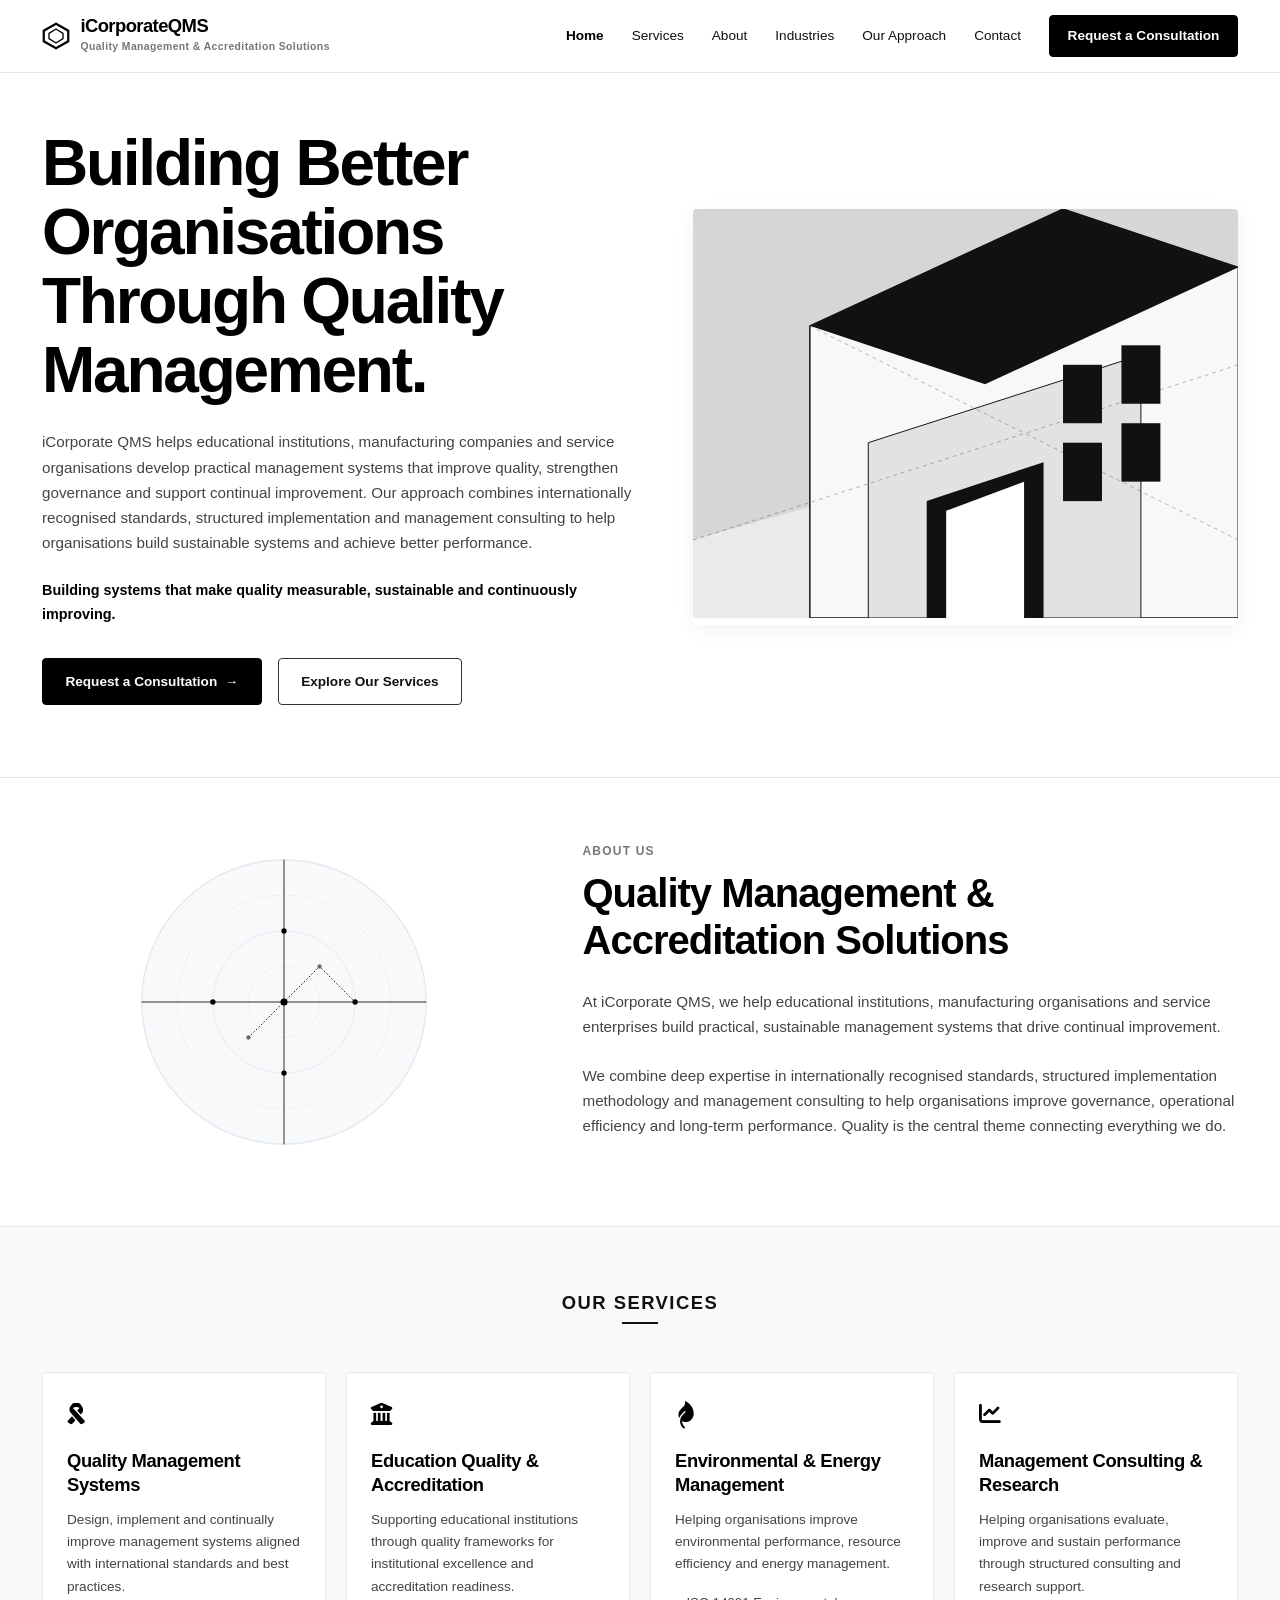
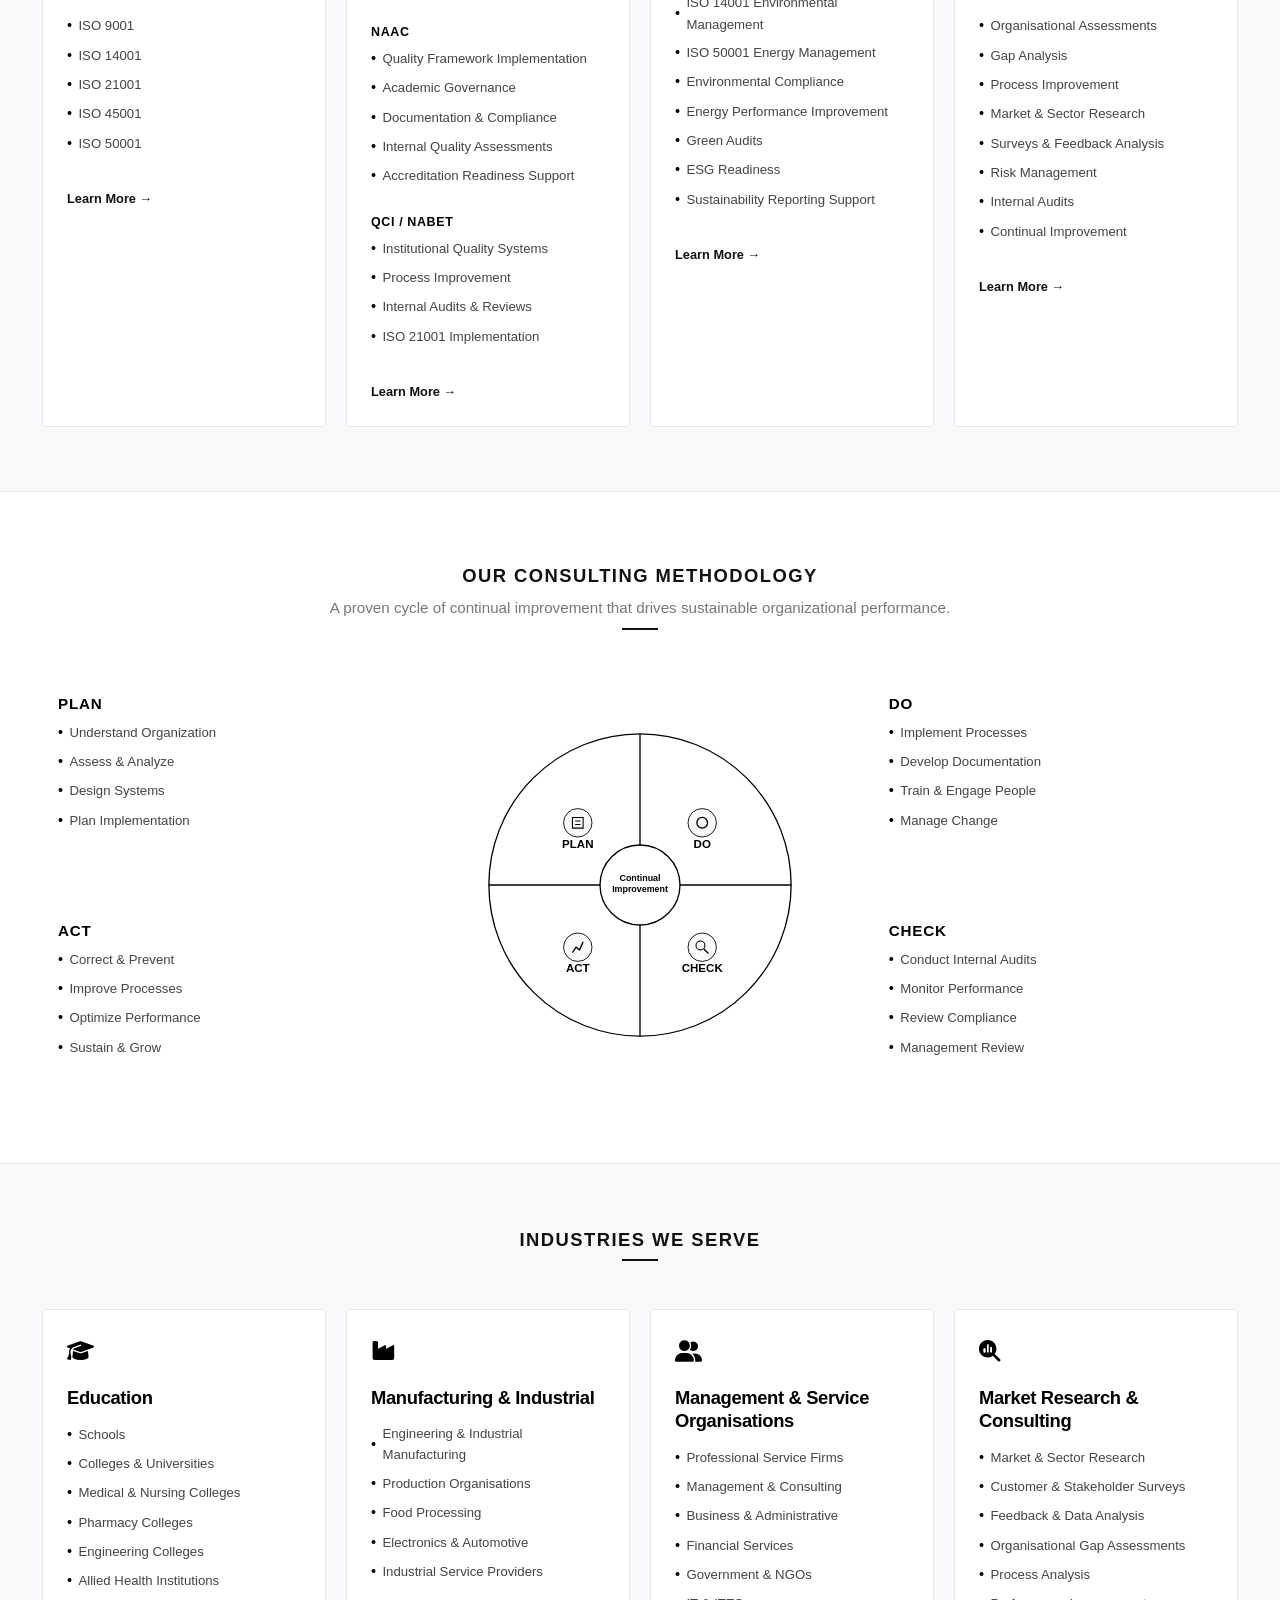
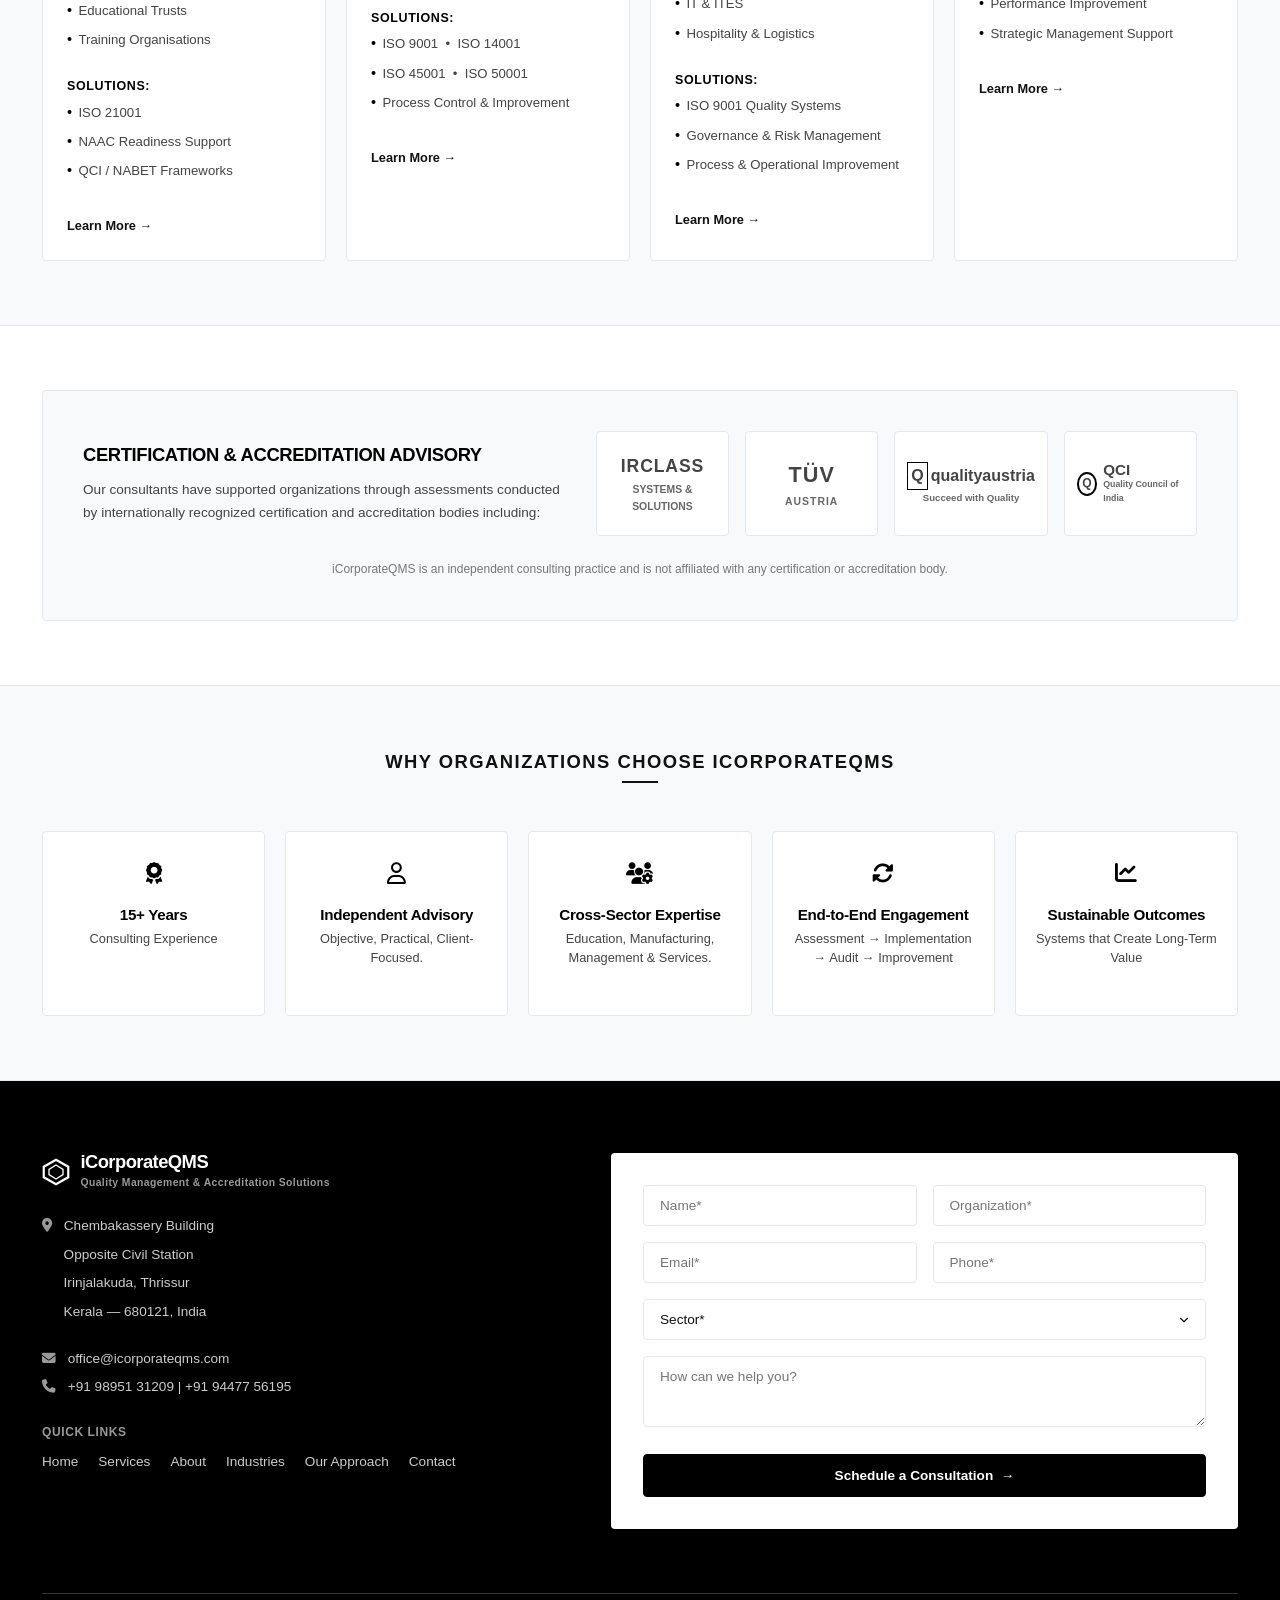
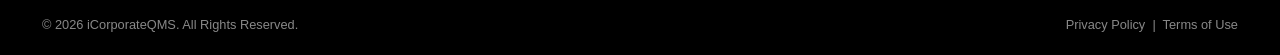
<file: index.html>
<!DOCTYPE html>
<html lang="en">
<head>
    <meta charset="UTF-8">
    <meta name="viewport" content="width=device-width, initial-scale=1.0">
    <title>iCorporateQMS — Quality Management &amp; Accreditation Solutions</title>
    <meta name="description" content="iCorporateQMS helps educational institutions, manufacturing companies and service organisations build practical quality management systems, achieve ISO certification readiness, and support continual improvement through internationally recognised standards and management consulting.">
    
    <!-- Fontshare CDN — Satoshi Font Family -->
    <link href="https://api.fontshare.com/v2/css?f[]=satoshi@900,700,500,400&display=swap" rel="stylesheet">
    
    <!-- FontAwesome Line Icons -->
    <link rel="stylesheet" href="https://cdnjs.cloudflare.com/ajax/libs/font-awesome/6.4.0/css/all.min.css">
    
    <!-- Custom CSS -->
    <link rel="stylesheet" href="css/style.css">
</head>
<body>

    <!-- ==================== HEADER NAVIGATION ==================== -->
    <header class="header">
        <div class="container navbar">
            <a href="#home" class="brand-logo">
                <svg class="brand-logo-mark" viewBox="0 0 32 32" fill="none" xmlns="http://www.w3.org/2000/svg">
                    <polygon points="16,2 30,10 30,22 16,30 2,22 2,10" stroke="#000000" stroke-width="2.5" fill="none"/>
                    <polygon points="16,8 24,13 24,19 16,24 8,19 8,13" stroke="#000000" stroke-width="1.5" fill="none"/>
                </svg>
                <div class="brand-logo-text">
                    <span class="brand-title">iCorporateQMS</span>
                    <span class="brand-subtitle">Quality Management &amp; Accreditation Solutions</span>
                </div>
            </a>

            <nav class="nav-menu" id="nav-menu">
                <a href="#home" class="nav-menu-link active">Home</a>
                <a href="#practice" class="nav-menu-link">Services</a>
                <a href="#about" class="nav-menu-link">About</a>
                <a href="#industries" class="nav-menu-link">Industries</a>
                <a href="#approach" class="nav-menu-link">Our Approach</a>
                <a href="#contact" class="nav-menu-link">Contact</a>
                <a href="#contact" class="btn btn-black" style="padding: 0.55rem 1.1rem;">Request a Consultation</a>
            </nav>

            <button class="mobile-toggle-btn" id="mobile-toggle" aria-label="Toggle Navigation">
                <i class="fa-solid fa-bars"></i>
            </button>
        </div>
    </header>

    <main>
        <!-- ==================== HERO SECTION ==================== -->
        <section id="home" class="hero-section">
            <div class="container">
                <div class="hero-grid">
                    
                    <!-- Left: Display Copy -->
                    <div class="reveal">
                        <h1 class="hero-display-title">
                            Building Better Organisations Through Quality Management.
                        </h1>

                        <p class="hero-lead-text">
                            iCorporate QMS helps educational institutions, manufacturing companies and service organisations develop practical management systems that improve quality, strengthen governance and support continual improvement. Our approach combines internationally recognised standards, structured implementation and management consulting to help organisations build sustainable systems and achieve better performance.
                        </p>

                        <p class="hero-tagline-text">
                            Building systems that make quality measurable, sustainable and continuously improving.
                        </p>

                        <div class="hero-btn-group">
                            <a href="#contact" class="btn btn-black">Request a Consultation &nbsp;&rarr;</a>
                            <a href="#practice" class="btn btn-outline">Explore Our Services</a>
                        </div>
                    </div>

                    <!-- Right: Architectural Concrete Building Vector Rendering -->
                    <div class="reveal delay-100">
                        <div class="hero-architectural-frame">
                            <svg viewBox="0 0 560 420" xmlns="http://www.w3.org/2000/svg" fill="none" style="width:100%; height:auto;">
                                <!-- Sky backdrop gradient (Monochrome) -->
                                <rect width="560" height="420" fill="#EAEAEA"/>
                                
                                <!-- Background Diagonal Architectural Geometry -->
                                <polygon points="0,0 560,0 560,180 0,340" fill="#D6D6D6"/>

                                <!-- Brutalist Concrete Structure Main Facade Block -->
                                <polygon points="120,420 560,420 560,60 380,0 120,120" fill="#F8F8F8" stroke="#111111" stroke-width="1.5"/>

                                <!-- Angular Cantilever Roof & Cast Shadow -->
                                <polygon points="120,120 380,0 560,60 300,180" fill="#111111"/>

                                <!-- Diagonal Light & Shadow Plane 1 -->
                                <polygon points="180,420 460,420 460,150 180,240" fill="#E2E2E2" stroke="#111111" stroke-width="1"/>

                                <!-- Concrete Pillar / Portal Entrance Facade -->
                                <polygon points="240,420 360,420 360,260 240,300" fill="#111111"/>
                                <polygon points="260,420 340,420 340,280 260,310" fill="#FFFFFF"/>

                                <!-- Structural Concrete Recessed Windows Grid -->
                                <rect x="380" y="160" width="40" height="60" fill="#111111"/>
                                <rect x="440" y="140" width="40" height="60" fill="#111111"/>
                                <rect x="380" y="240" width="40" height="60" fill="#111111"/>
                                <rect x="440" y="220" width="40" height="60" fill="#111111"/>

                                <!-- Architectural Perspective Axis Lines -->
                                <line x1="0" y1="340" x2="560" y2="160" stroke="#111111" stroke-width="1" stroke-dasharray="4 4" opacity="0.3"/>
                                <line x1="120" y1="120" x2="560" y2="340" stroke="#111111" stroke-width="1" stroke-dasharray="4 4" opacity="0.3"/>
                            </svg>
                        </div>
                    </div>

                </div>
            </div>
        </section>

        <!-- ==================== ABOUT SECTION ==================== -->
        <section id="about" class="section about-section">
            <div class="container">
                <div class="about-grid">
                    
                    <!-- Left: Radar / Alignment Diagram Graphic -->
                    <div class="reveal">
                        <svg viewBox="0 0 360 360" xmlns="http://www.w3.org/2000/svg" style="width:100%; max-width:320px; height:auto; display:block; margin:0 auto;">
                            <!-- Concentric Radar Alignment Circles -->
                            <circle cx="180" cy="180" r="160" fill="#F8F9FA" stroke="#E2E8F0" stroke-width="1.5"/>
                            <circle cx="180" cy="180" r="120" fill="none" stroke="#E2E8F0" stroke-width="1" stroke-dasharray="3 3"/>
                            <circle cx="180" cy="180" r="80" fill="none" stroke="#E2E8F0" stroke-width="1"/>
                            <circle cx="180" cy="180" r="40" fill="none" stroke="#E2E8F0" stroke-width="1" stroke-dasharray="2 2"/>
                            
                            <!-- Crosshair Axes -->
                            <line x1="20" y1="180" x2="340" y2="180" stroke="#111111" stroke-width="1"/>
                            <line x1="180" y1="20" x2="180" y2="340" stroke="#111111" stroke-width="1"/>

                            <!-- Target Precision Points -->
                            <circle cx="180" cy="180" r="4" fill="#000000"/>
                            <circle cx="260" cy="180" r="3" fill="#000000"/>
                            <circle cx="180" cy="100" r="3" fill="#000000"/>
                            <circle cx="100" cy="180" r="3" fill="#000000"/>
                            <circle cx="180" cy="260" r="3" fill="#000000"/>
                            <circle cx="220" cy="140" r="2.5" fill="#777777"/>
                            <circle cx="140" cy="220" r="2.5" fill="#777777"/>

                            <path d="M 140 220 L 180 180 L 220 140 L 260 180" fill="none" stroke="#111111" stroke-width="1" stroke-dasharray="2 2"/>
                        </svg>
                    </div>

                    <!-- Right: Text Content -->
                    <div class="reveal delay-100">
                        <div class="about-eyebrow">ABOUT US</div>
                        <h2 class="about-title">Quality Management &amp; Accreditation Solutions</h2>
                        
                        <p class="hero-lead-text mb-3">
                            At iCorporate QMS, we help educational institutions, manufacturing organisations and service enterprises build practical, sustainable management systems that drive continual improvement.
                        </p>

                        <p class="hero-lead-text">
                            We combine deep expertise in internationally recognised standards, structured implementation methodology and management consulting to help organisations improve governance, operational efficiency and long-term performance. Quality is the central theme connecting everything we do.
                        </p>
                    </div>

                </div>
            </div>
        </section>

        <!-- ==================== OUR ADVISORY PRACTICE ==================== -->
        <section id="practice" class="section section-grey">
            <div class="container">
                <div class="section-header-centered reveal">
                    <h2>OUR SERVICES</h2>
                    <div class="header-underline"></div>
                </div>

                <div class="grid-4">
                    
                    <!-- Card 1 -->
                    <div class="practice-card reveal delay-100">
                        <div class="practice-icon"><i class="fa-solid fa-ribbon"></i></div>
                        <h3 class="practice-card-title">Quality Management Systems</h3>
                        <p class="practice-desc">Design, implement and continually improve management systems aligned with international standards and best practices.</p>
                        
                        <ul class="bullet-list">
                            <li>ISO 9001</li>
                            <li>ISO 14001</li>
                            <li>ISO 21001</li>
                            <li>ISO 45001</li>
                            <li>ISO 50001</li>
                        </ul>
                        
                        <a href="#contact" class="link-more">Learn More &rarr;</a>
                    </div>

                    <!-- Card 2 -->
                    <div class="practice-card reveal delay-200">
                        <div class="practice-icon"><i class="fa-solid fa-building-columns"></i></div>
                        <h3 class="practice-card-title">Education Quality &amp; Accreditation</h3>
                        <p class="practice-desc">Supporting educational institutions through quality frameworks for institutional excellence and accreditation readiness.</p>
                        
                        <div class="sub-section-heading">NAAC</div>
                        <ul class="bullet-list">
                            <li>Quality Framework Implementation</li>
                            <li>Academic Governance</li>
                            <li>Documentation &amp; Compliance</li>
                            <li>Internal Quality Assessments</li>
                            <li>Accreditation Readiness Support</li>
                        </ul>

                        <div class="sub-section-heading">QCI / NABET</div>
                        <ul class="bullet-list">
                            <li>Institutional Quality Systems</li>
                            <li>Process Improvement</li>
                            <li>Internal Audits &amp; Reviews</li>
                            <li>ISO 21001 Implementation</li>
                        </ul>

                        <a href="#contact" class="link-more">Learn More &rarr;</a>
                    </div>

                    <!-- Card 3 -->
                    <div class="practice-card reveal delay-300">
                        <div class="practice-icon"><div style="display:inline-block; transform:rotate(-45deg);"><i class="fa-solid fa-leaf"></i></div></div>
                        <h3 class="practice-card-title">Environmental &amp; Energy Management</h3>
                        <p class="practice-desc">Helping organisations improve environmental performance, resource efficiency and energy management.</p>
                        
                        <ul class="bullet-list">
                            <li>ISO 14001 Environmental Management</li>
                            <li>ISO 50001 Energy Management</li>
                            <li>Environmental Compliance</li>
                            <li>Energy Performance Improvement</li>
                            <li>Green Audits</li>
                            <li>ESG Readiness</li>
                            <li>Sustainability Reporting Support</li>
                        </ul>

                        <a href="#contact" class="link-more">Learn More &rarr;</a>
                    </div>

                    <!-- Card 4 -->
                    <div class="practice-card reveal delay-400">
                        <div class="practice-icon"><i class="fa-solid fa-chart-line"></i></div>
                        <h3 class="practice-card-title">Management Consulting &amp; Research</h3>
                        <p class="practice-desc">Helping organisations evaluate, improve and sustain performance through structured consulting and research support.</p>
                        
                        <ul class="bullet-list">
                            <li>Organisational Assessments</li>
                            <li>Gap Analysis</li>
                            <li>Process Improvement</li>
                            <li>Market &amp; Sector Research</li>
                            <li>Surveys &amp; Feedback Analysis</li>
                            <li>Risk Management</li>
                            <li>Internal Audits</li>
                            <li>Continual Improvement</li>
                        </ul>

                        <a href="#contact" class="link-more">Learn More &rarr;</a>
                    </div>

                </div>
            </div>
        </section>

        <!-- ==================== OUR CONSULTING METHODOLOGY ==================== -->
        <section id="approach" class="section methodology-wrapper">
            <div class="container">
                <div class="section-header-centered reveal">
                    <h2>OUR CONSULTING METHODOLOGY</h2>
                    <p>A proven cycle of continual improvement that drives sustainable organizational performance.</p>
                    <div class="header-underline"></div>
                </div>

                <div class="pdca-layout-grid reveal">
                    
                    <!-- Top Left & Bottom Left Callouts -->
                    <div style="display:flex; flex-direction:column; gap:2.5rem;">
                        <div class="pdca-callout-block">
                            <h4>PLAN</h4>
                            <ul class="bullet-list">
                                <li>Understand Organization</li>
                                <li>Assess &amp; Analyze</li>
                                <li>Design Systems</li>
                                <li>Plan Implementation</li>
                            </ul>
                        </div>
                        
                        <div class="pdca-callout-block">
                            <h4>ACT</h4>
                            <ul class="bullet-list">
                                <li>Correct &amp; Prevent</li>
                                <li>Improve Processes</li>
                                <li>Optimize Performance</li>
                                <li>Sustain &amp; Grow</li>
                            </ul>
                        </div>
                    </div>

                    <!-- Center Circular PDCA SVG Diagram -->
                    <div class="pdca-center-diagram">
                        <svg class="pdca-svg-chart" viewBox="0 0 360 360" xmlns="http://www.w3.org/2000/svg">
                            <!-- Outer Ring -->
                            <circle cx="180" cy="180" r="170" fill="none" stroke="#000000" stroke-width="1.5"/>
                            <line x1="180" y1="10" x2="180" y2="350" stroke="#000000" stroke-width="1.5"/>
                            <line x1="10" y1="180" x2="350" y2="180" stroke="#000000" stroke-width="1.5"/>

                            <!-- PLAN (Top Left Quadrant) -->
                            <g transform="translate(90, 90)">
                                <circle cx="20" cy="20" r="16" fill="#F8F9FA" stroke="#000000" stroke-width="1"/>
                                <path d="M 14 14 L 26 14 L 26 26 L 14 26 Z M 17 18 L 23 18 M 17 22 L 23 22" stroke="#000000" stroke-width="1.2" fill="none"/>
                                <text x="20" y="48" font-family="Satoshi, sans-serif" font-size="13" font-weight="800" fill="#000000" text-anchor="middle">PLAN</text>
                            </g>

                            <!-- DO (Top Right Quadrant) -->
                            <g transform="translate(230, 90)">
                                <circle cx="20" cy="20" r="16" fill="#F8F9FA" stroke="#000000" stroke-width="1"/>
                                <circle cx="20" cy="20" r="6" stroke="#000000" stroke-width="1.5" fill="none"/>
                                <text x="20" y="48" font-family="Satoshi, sans-serif" font-size="13" font-weight="800" fill="#000000" text-anchor="middle">DO</text>
                            </g>

                            <!-- CHECK (Bottom Right Quadrant) -->
                            <g transform="translate(230, 230)">
                                <circle cx="20" cy="20" r="16" fill="#F8F9FA" stroke="#000000" stroke-width="1"/>
                                <circle cx="18" cy="18" r="5" stroke="#000000" stroke-width="1.2" fill="none"/>
                                <line x1="22" y1="22" x2="27" y2="27" stroke="#000000" stroke-width="1.5"/>
                                <text x="20" y="48" font-family="Satoshi, sans-serif" font-size="13" font-weight="800" fill="#000000" text-anchor="middle">CHECK</text>
                            </g>

                            <!-- ACT (Bottom Left Quadrant) -->
                            <g transform="translate(90, 230)">
                                <circle cx="20" cy="20" r="16" fill="#F8F9FA" stroke="#000000" stroke-width="1"/>
                                <path d="M 14 26 L 18 20 L 22 23 L 26 14" stroke="#000000" stroke-width="1.5" fill="none"/>
                                <text x="20" y="48" font-family="Satoshi, sans-serif" font-size="13" font-weight="800" fill="#000000" text-anchor="middle">ACT</text>
                            </g>

                            <!-- Center Hub -->
                            <circle cx="180" cy="180" r="45" fill="#FFFFFF" stroke="#000000" stroke-width="1.5"/>
                            <text x="180" y="176" font-family="Satoshi, sans-serif" font-size="10" font-weight="700" fill="#000000" text-anchor="middle">Continual</text>
                            <text x="180" y="188" font-family="Satoshi, sans-serif" font-size="10" font-weight="700" fill="#000000" text-anchor="middle">Improvement</text>
                        </svg>
                    </div>

                    <!-- Top Right & Bottom Right Callouts -->
                    <div style="display:flex; flex-direction:column; gap:2.5rem;">
                        <div class="pdca-callout-block">
                            <h4>DO</h4>
                            <ul class="bullet-list">
                                <li>Implement Processes</li>
                                <li>Develop Documentation</li>
                                <li>Train &amp; Engage People</li>
                                <li>Manage Change</li>
                            </ul>
                        </div>

                        <div class="pdca-callout-block">
                            <h4>CHECK</h4>
                            <ul class="bullet-list">
                                <li>Conduct Internal Audits</li>
                                <li>Monitor Performance</li>
                                <li>Review Compliance</li>
                                <li>Management Review</li>
                            </ul>
                        </div>
                    </div>

                </div>
            </div>
        </section>

        <!-- ==================== INDUSTRIES WE SERVE ==================== -->
        <section id="industries" class="section section-grey">
            <div class="container">
                <div class="section-header-centered reveal">
                    <h2>INDUSTRIES WE SERVE</h2>
                    <div class="header-underline"></div>
                </div>

                <div class="grid-4">
                    
                    <!-- Col 1: Education -->
                    <div class="industry-card reveal delay-100">
                        <div class="industry-icon"><i class="fa-solid fa-graduation-cap"></i></div>
                        <h3 class="industry-card-title">Education</h3>
                        
                        <ul class="bullet-list">
                            <li>Schools</li>
                            <li>Colleges &amp; Universities</li>
                            <li>Medical &amp; Nursing Colleges</li>
                            <li>Pharmacy Colleges</li>
                            <li>Engineering Colleges</li>
                            <li>Allied Health Institutions</li>
                            <li>Educational Trusts</li>
                            <li>Training Organisations</li>
                        </ul>

                        <div class="sub-section-heading">Solutions:</div>
                        <ul class="bullet-list">
                            <li>ISO 21001</li>
                            <li>NAAC Readiness Support</li>
                            <li>QCI / NABET Frameworks</li>
                        </ul>

                        <a href="#contact" class="link-more">Learn More &rarr;</a>
                    </div>

                    <!-- Col 2: Manufacturing -->
                    <div class="industry-card reveal delay-200">
                        <div class="industry-icon"><i class="fa-solid fa-industry"></i></div>
                        <h3 class="industry-card-title">Manufacturing &amp; Industrial</h3>
                        
                        <ul class="bullet-list">
                            <li>Engineering &amp; Industrial Manufacturing</li>
                            <li>Production Organisations</li>
                            <li>Food Processing</li>
                            <li>Electronics &amp; Automotive</li>
                            <li>Industrial Service Providers</li>
                        </ul>

                        <div class="sub-section-heading">Solutions:</div>
                        <ul class="bullet-list">
                            <li>ISO 9001 &nbsp;•&nbsp; ISO 14001</li>
                            <li>ISO 45001 &nbsp;•&nbsp; ISO 50001</li>
                            <li>Process Control &amp; Improvement</li>
                        </ul>

                        <a href="#contact" class="link-more">Learn More &rarr;</a>
                    </div>

                    <!-- Col 3: Management & Service Organisations -->
                    <div class="industry-card reveal delay-300">
                        <div class="industry-icon"><i class="fa-solid fa-user-group"></i></div>
                        <h3 class="industry-card-title">Management &amp; Service Organisations</h3>
                        
                        <ul class="bullet-list">
                            <li>Professional Service Firms</li>
                            <li>Management &amp; Consulting</li>
                            <li>Business &amp; Administrative</li>
                            <li>Financial Services</li>
                            <li>Government &amp; NGOs</li>
                            <li>IT &amp; ITES</li>
                            <li>Hospitality &amp; Logistics</li>
                        </ul>

                        <div class="sub-section-heading">Solutions:</div>
                        <ul class="bullet-list">
                            <li>ISO 9001 Quality Systems</li>
                            <li>Governance &amp; Risk Management</li>
                            <li>Process &amp; Operational Improvement</li>
                        </ul>

                        <a href="#contact" class="link-more">Learn More &rarr;</a>
                    </div>

                    <!-- Col 4: Market Research & Consulting -->
                    <div class="industry-card reveal delay-400">
                        <div class="industry-icon"><i class="fa-solid fa-magnifying-glass-chart"></i></div>
                        <h3 class="industry-card-title">Market Research &amp; Consulting</h3>
                        
                        <ul class="bullet-list">
                            <li>Market &amp; Sector Research</li>
                            <li>Customer &amp; Stakeholder Surveys</li>
                            <li>Feedback &amp; Data Analysis</li>
                            <li>Organisational Gap Assessments</li>
                            <li>Process Analysis</li>
                            <li>Performance Improvement</li>
                            <li>Strategic Management Support</li>
                        </ul>

                        <a href="#contact" class="link-more">Learn More &rarr;</a>
                    </div>

                </div>
            </div>
        </section>

        <!-- ==================== CERTIFICATION & ACCREDITATION ADVISORY ==================== -->
        <section class="section">
            <div class="container reveal">
                <div class="accreditation-box">
                    <div class="accreditation-grid-layout">
                        
                        <!-- Left text -->
                        <div>
                            <h3 class="practice-card-title mb-2">CERTIFICATION &amp; ACCREDITATION ADVISORY</h3>
                            <p class="practice-desc" style="margin-bottom:0;">
                                Our consultants have supported organizations through assessments conducted by internationally recognized certification and accreditation bodies including:
                            </p>
                        </div>

                        <!-- Right 4 Vector Logos -->
                        <div class="accreditation-logos">
                            
                            <div class="logo-block">
                                <div>
                                    <div style="font-size:1.1rem; font-weight:900; letter-spacing:0.05em;">IRCLASS</div>
                                    <div style="font-size:0.65rem; color:#666; font-weight:600; text-transform:uppercase;">Systems &amp; Solutions</div>
                                </div>
                            </div>

                            <div class="logo-block">
                                <div>
                                    <div style="font-size:1.35rem; font-weight:900; letter-spacing:0.05em;">TÜV</div>
                                    <div style="font-size:0.65rem; color:#666; font-weight:700; letter-spacing:0.1em;">AUSTRIA</div>
                                </div>
                            </div>

                            <div class="logo-block">
                                <div>
                                    <div style="font-size:1rem; font-weight:900; display:flex; align-items:center; gap:3px;">
                                        <span style="border:1.5px solid #000; padding:0 3px; font-weight:900;">Q</span> qualityaustria
                                    </div>
                                    <div style="font-size:0.6rem; color:#666; font-weight:600;">Succeed with Quality</div>
                                </div>
                            </div>

                            <div class="logo-block">
                                <div style="display:flex; align-items:center; gap:6px;">
                                    <div style="width:24px; height:24px; border:2px solid #000; border-radius:50%; display:flex; align-items:center; justify-content:center; font-weight:900; font-size:12px;">Q</div>
                                    <div style="text-align:left;">
                                        <div style="font-size:0.95rem; font-weight:900; line-height:1;">QCI</div>
                                        <div style="font-size:0.55rem; color:#666; font-weight:600;">Quality Council of India</div>
                                    </div>
                                </div>
                            </div>

                        </div>

                    </div>

                    <p style="font-size:0.75rem; color:#777777; text-align:center; margin-top:1.5rem; margin-bottom:0;">
                        iCorporateQMS is an independent consulting practice and is not affiliated with any certification or accreditation body.
                    </p>
                </div>
            </div>
        </section>

        <!-- ==================== WHY ORGANIZATIONS CHOOSE ICORPORATEQMS ==================== -->
        <section class="section section-grey">
            <div class="container">
                <div class="section-header-centered reveal">
                    <h2>WHY ORGANIZATIONS CHOOSE ICORPORATEQMS</h2>
                    <div class="header-underline"></div>
                </div>

                <div class="grid-5">
                    
                    <div class="value-prop-card reveal delay-100">
                        <div class="value-prop-icon"><i class="fa-solid fa-award"></i></div>
                        <h4 class="value-prop-title">15+ Years</h4>
                        <p class="value-prop-desc">Consulting Experience</p>
                    </div>

                    <div class="value-prop-card reveal delay-200">
                        <div class="value-prop-icon"><i class="fa-regular fa-user"></i></div>
                        <h4 class="value-prop-title">Independent Advisory</h4>
                        <p class="value-prop-desc">Objective, Practical, Client-Focused.</p>
                    </div>

                    <div class="value-prop-card reveal delay-300">
                        <div class="value-prop-icon"><i class="fa-solid fa-users-gear"></i></div>
                        <h4 class="value-prop-title">Cross-Sector Expertise</h4>
                        <p class="value-prop-desc">Education, Manufacturing, Management &amp; Services.</p>
                    </div>

                    <div class="value-prop-card reveal delay-400">
                        <div class="value-prop-icon"><i class="fa-solid fa-rotate"></i></div>
                        <h4 class="value-prop-title">End-to-End Engagement</h4>
                        <p class="value-prop-desc">Assessment &rarr; Implementation &rarr; Audit &rarr; Improvement</p>
                    </div>

                    <div class="value-prop-card reveal delay-400">
                        <div class="value-prop-icon"><i class="fa-solid fa-chart-line"></i></div>
                        <h4 class="value-prop-title">Sustainable Outcomes</h4>
                        <p class="value-prop-desc">Systems that Create Long-Term Value</p>
                    </div>

                </div>
            </div>
        </section>
    </main>

    <!-- ==================== INTEGRATED FOOTER & CONTACT SECTION ==================== -->
    <footer id="contact" class="footer-contact-wrapper">
        <div class="container">
            <div class="footer-top-grid">
                
                <!-- Left: Contact & Corporate Info -->
                <div class="footer-info-col reveal">
                    <div class="brand-logo">
                        <svg class="brand-logo-mark" viewBox="0 0 32 32" fill="none" xmlns="http://www.w3.org/2000/svg">
                            <polygon points="16,2 30,10 30,22 16,30 2,22 2,10" stroke="#FFFFFF" stroke-width="2.5" fill="none"/>
                            <polygon points="16,8 24,13 24,19 16,24 8,19 8,13" stroke="#FFFFFF" stroke-width="1.5" fill="none"/>
                        </svg>
                        <div class="brand-logo-text">
                            <span class="brand-title" style="color:#FFFFFF;">iCorporateQMS</span>
                            <span class="brand-subtitle" style="color:#999999;">Quality Management &amp; Accreditation Solutions</span>
                        </div>
                    </div>

                    <div>
                        <p style="margin-bottom:0.4rem;"><i class="fa-solid fa-location-dot" style="margin-right:0.5rem; color:#999999;"></i> Chembakassery Building</p>
                        <p style="margin-bottom:0.4rem; padding-left:1.35rem;">Opposite Civil Station</p>
                        <p style="margin-bottom:0.4rem; padding-left:1.35rem;">Irinjalakuda, Thrissur</p>
                        <p style="margin-bottom:0; padding-left:1.35rem;">Kerala — 680121, India</p>
                    </div>

                    <div>
                        <p style="margin-bottom:0.4rem;"><i class="fa-solid fa-envelope" style="margin-right:0.5rem; color:#999999;"></i> office@icorporateqms.com</p>
                        <p style="margin-bottom:0;"><i class="fa-solid fa-phone" style="margin-right:0.5rem; color:#999999;"></i> +91 98951 31209 | +91 94477 56195</p>
                    </div>

                    <div>
                        <div style="font-size:0.75rem; font-weight:700; text-transform:uppercase; letter-spacing:0.05em; color:#999999; margin-bottom:0.5rem;">QUICK LINKS</div>
                        <div class="footer-quick-links">
                            <a href="#home">Home</a>
                            <a href="#practice">Services</a>
                            <a href="#about">About</a>
                            <a href="#industries">Industries</a>
                            <a href="#approach">Our Approach</a>
                            <a href="#contact">Contact</a>
                        </div>
                    </div>
                </div>

                <!-- Right: Embedded Consultation Form -->
                <div class="reveal delay-100">
                    <div class="footer-form-card">
                        <form id="consultation-form">
                            
                            <div class="form-row-2">
                                <input type="text" id="formName" required placeholder="Name*">
                                <input type="text" id="formOrganization" required placeholder="Organization*">
                            </div>

                            <div class="form-row-2">
                                <input type="email" id="formEmail" required placeholder="Email*">
                                <input type="tel" id="formPhone" required placeholder="Phone*">
                            </div>

                            <div style="margin-bottom: 1rem;">
                                <select id="formSector" required>
                                    <option value="">Sector*</option>
                                    <option value="Education">Education</option>
                                    <option value="Manufacturing & Industrial">Manufacturing &amp; Industrial</option>
                                    <option value="Management & Service Organisations">Management &amp; Service Organisations</option>
                                    <option value="Market Research & Consulting">Market Research &amp; Consulting</option>
                                    <option value="Government / NGO">Government / NGO</option>
                                    <option value="Other">Other</option>
                                </select>
                            </div>

                            <div style="margin-bottom: 1.25rem;">
                                <textarea id="formMessage" rows="3" placeholder="How can we help you?"></textarea>
                            </div>

                            <button type="submit" class="btn btn-black" style="width:100%; padding:0.8rem;">Schedule a Consultation &nbsp;&rarr;</button>
                        </form>

                        <div id="form-success" style="display:none; margin-top:1rem; padding:0.75rem; background:#F8F9FA; border:1px solid #000; border-radius:4px; text-align:center; font-size:0.85rem;">
                            <strong>Thank you.</strong> Your consultation request has been logged. Our consultants will contact you shortly.
                        </div>
                    </div>
                </div>

            </div>

            <!-- Bottom Copyright Bar -->
            <div class="footer-bottom-bar">
                <div>&copy; 2026 iCorporateQMS. All Rights Reserved.</div>
                <div>
                    <a href="#">Privacy Policy</a> &nbsp;|&nbsp; <a href="#">Terms of Use</a>
                </div>
            </div>
        </div>
    </footer>

    <!-- Client Script -->
    <script src="js/script.js"></script>
</body>
</html>
</file>
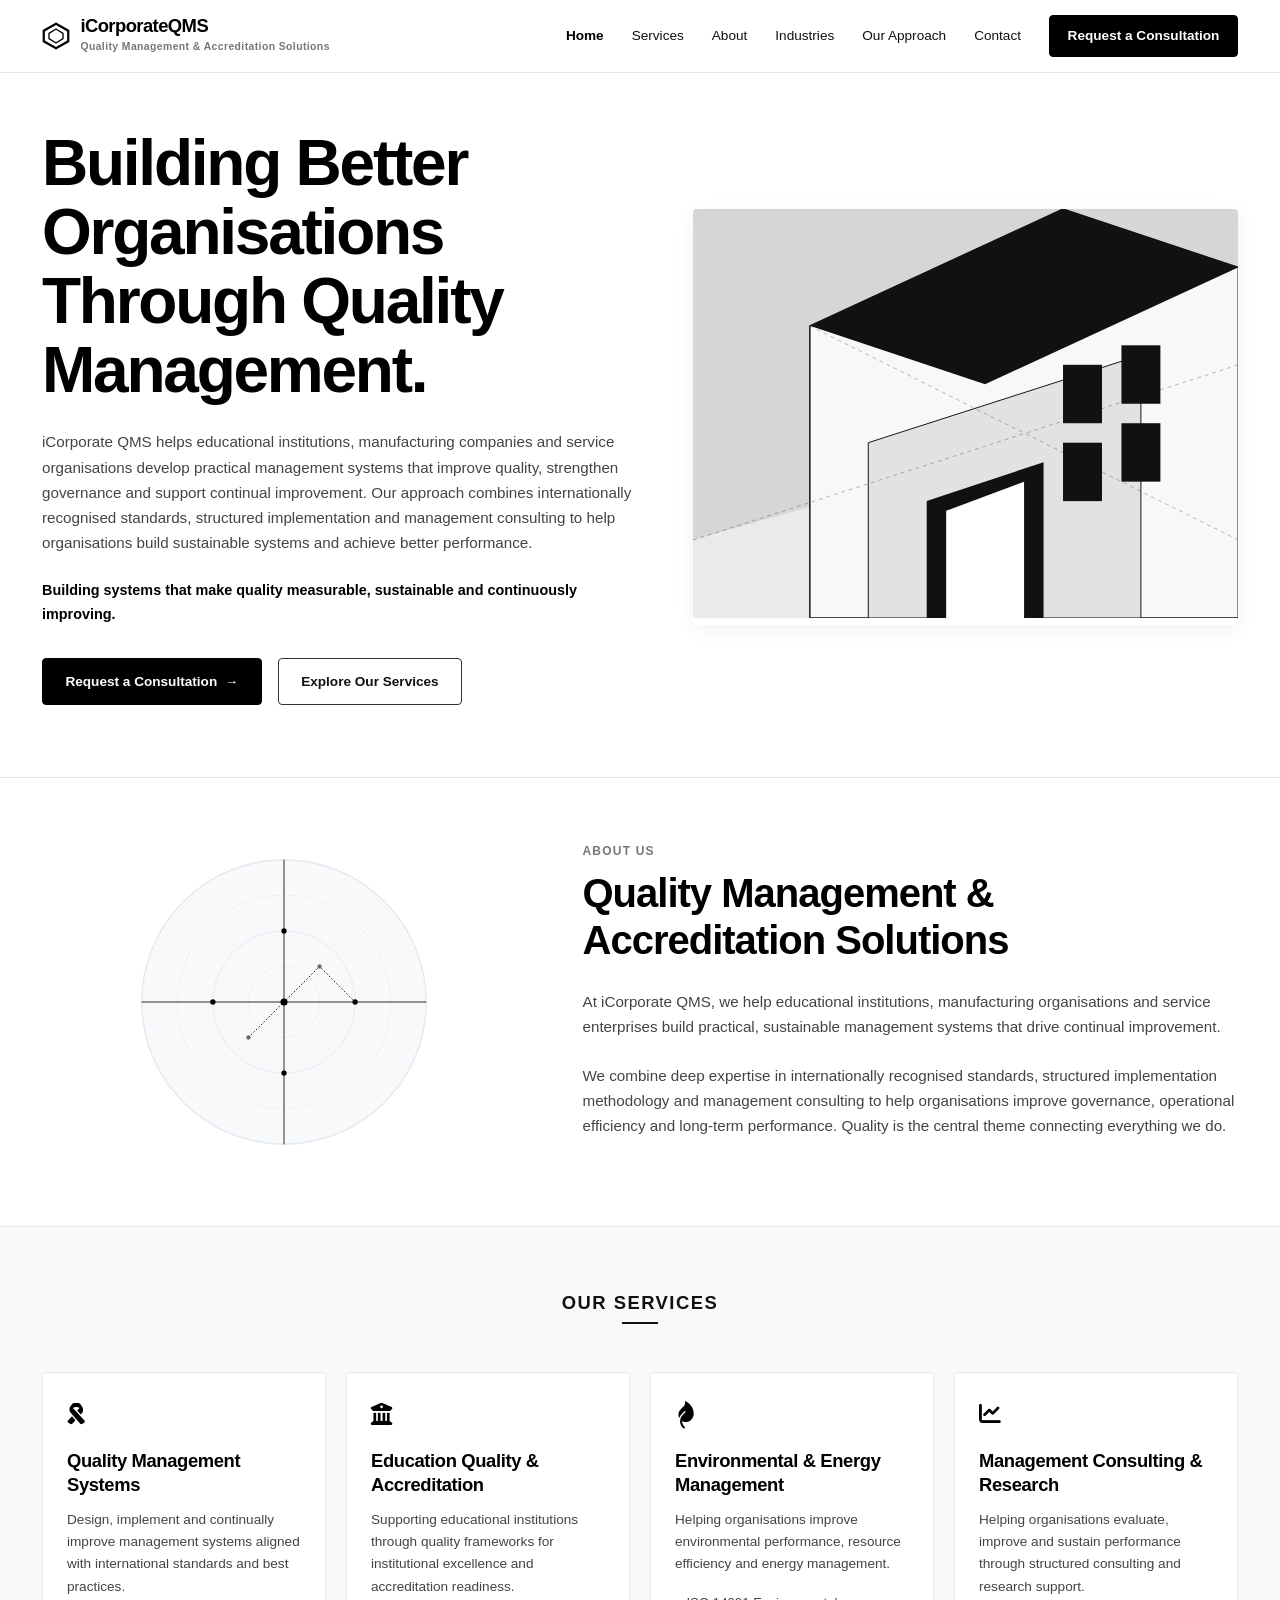
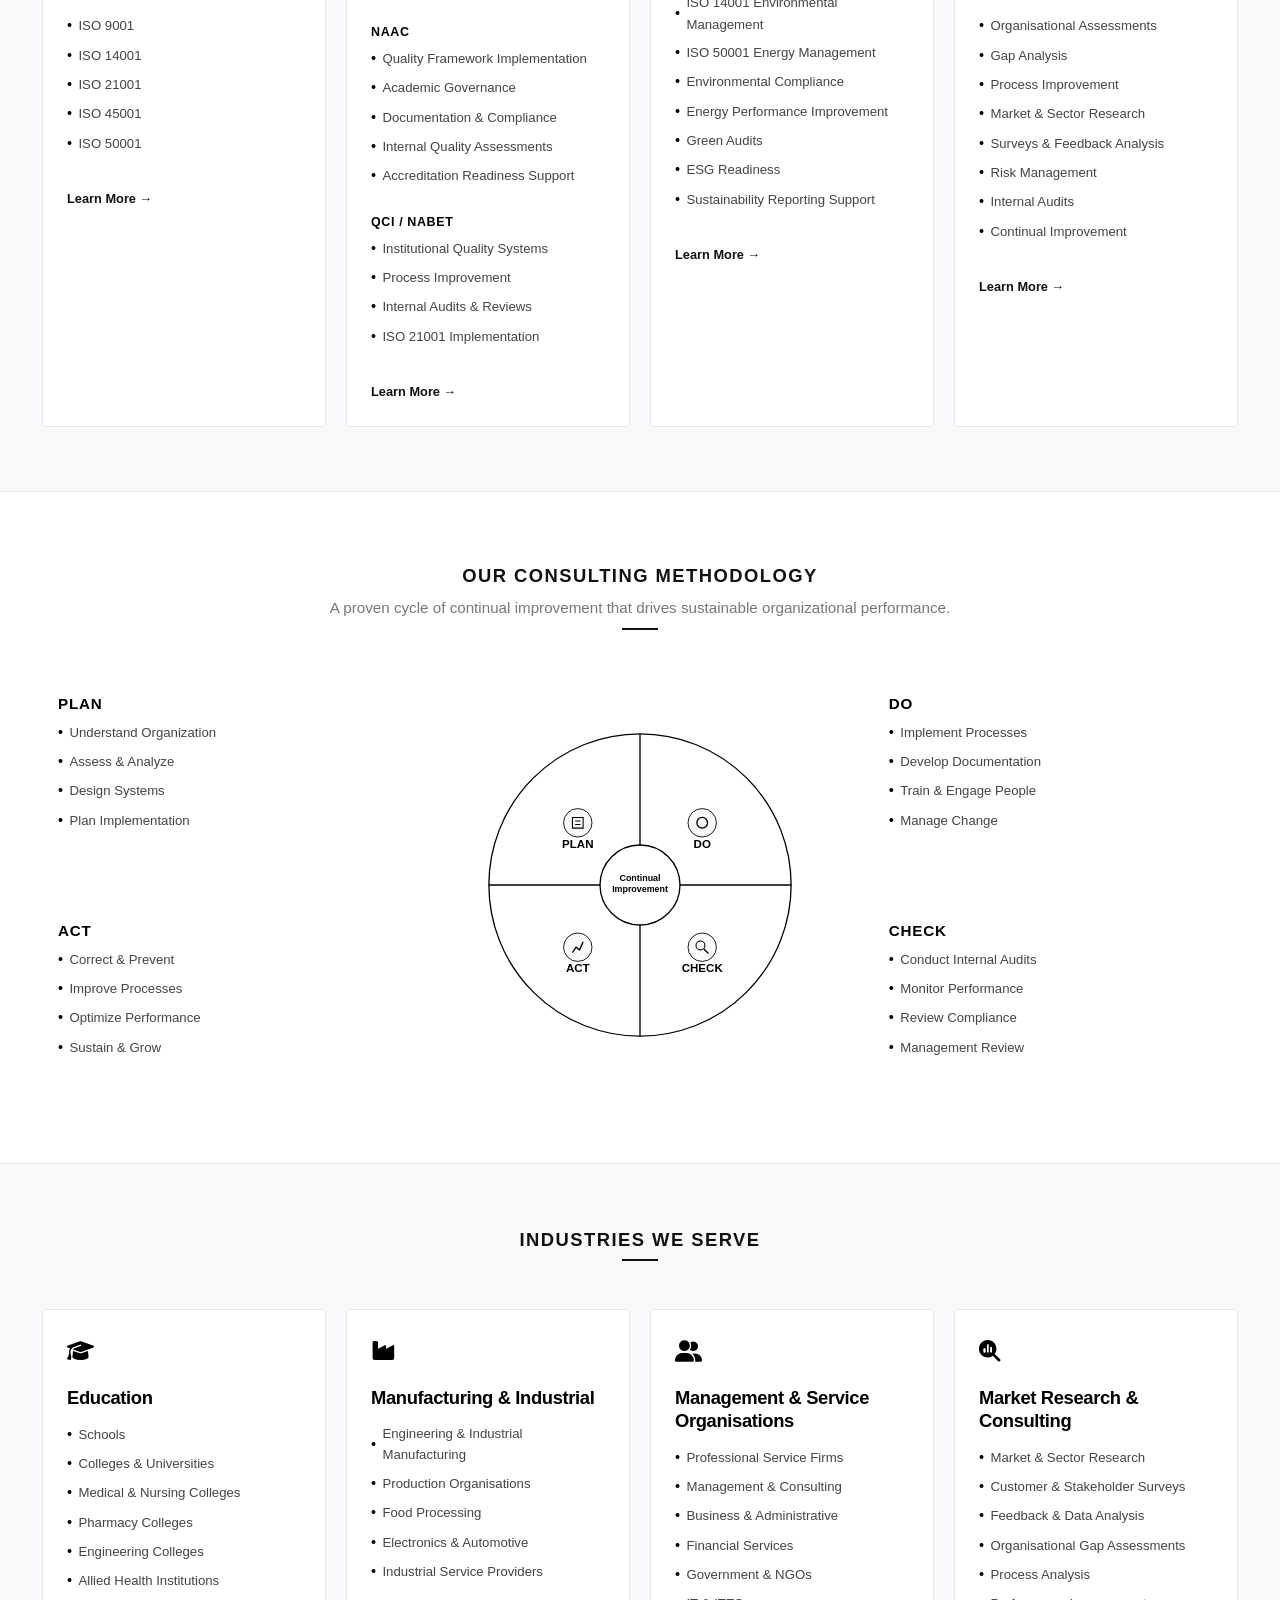
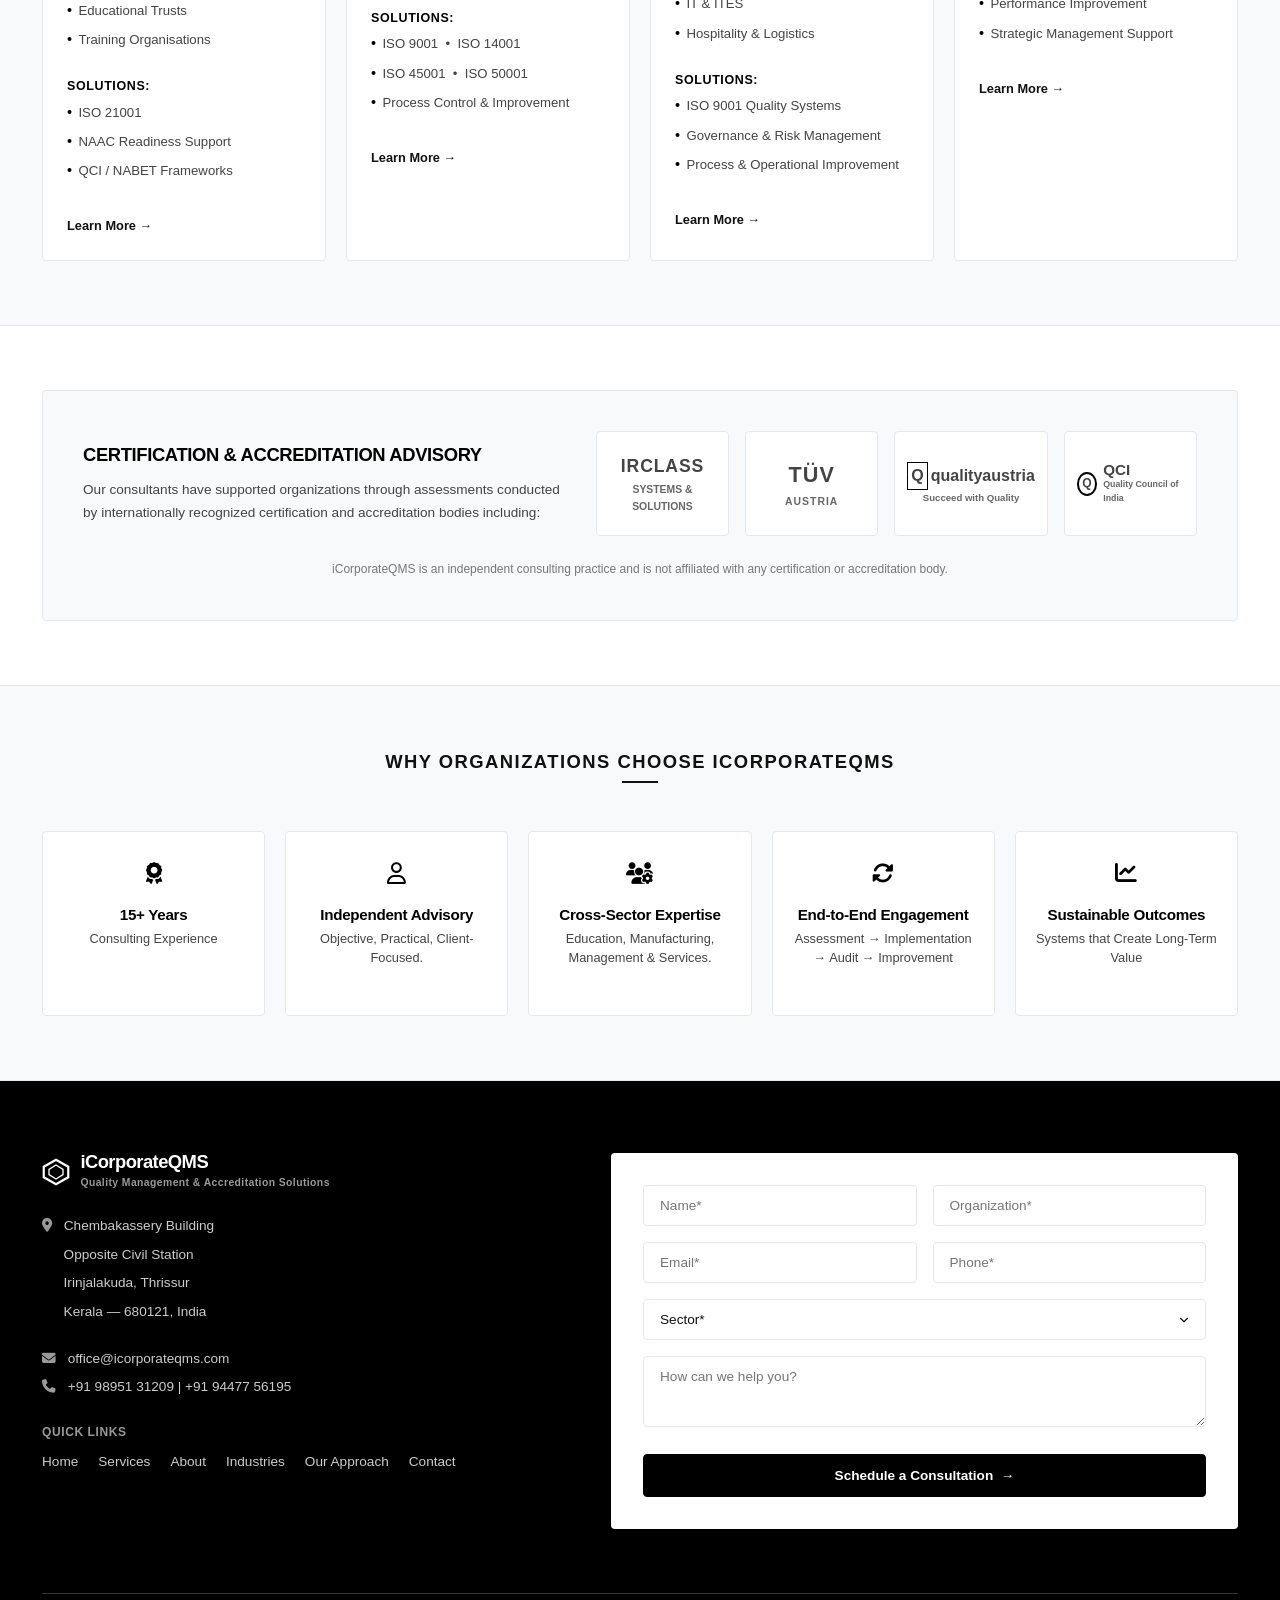
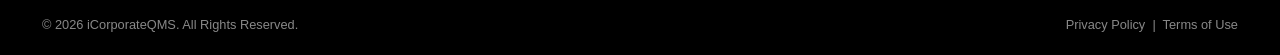
<file: about.html>
<!DOCTYPE html>
<html lang="en">
<head>
    <meta charset="UTF-8">
    <meta http-equiv="refresh" content="0;url=index.html#about">
    <title>Redirecting to iCorporateQMS Expertise...</title>
    <script>window.location.href = "index.html#about";</script>
</head>
<body>
    <p>Redirecting to <a href="index.html#about">iCorporateQMS Expertise</a>...</p>
</body>
</html>
</file>
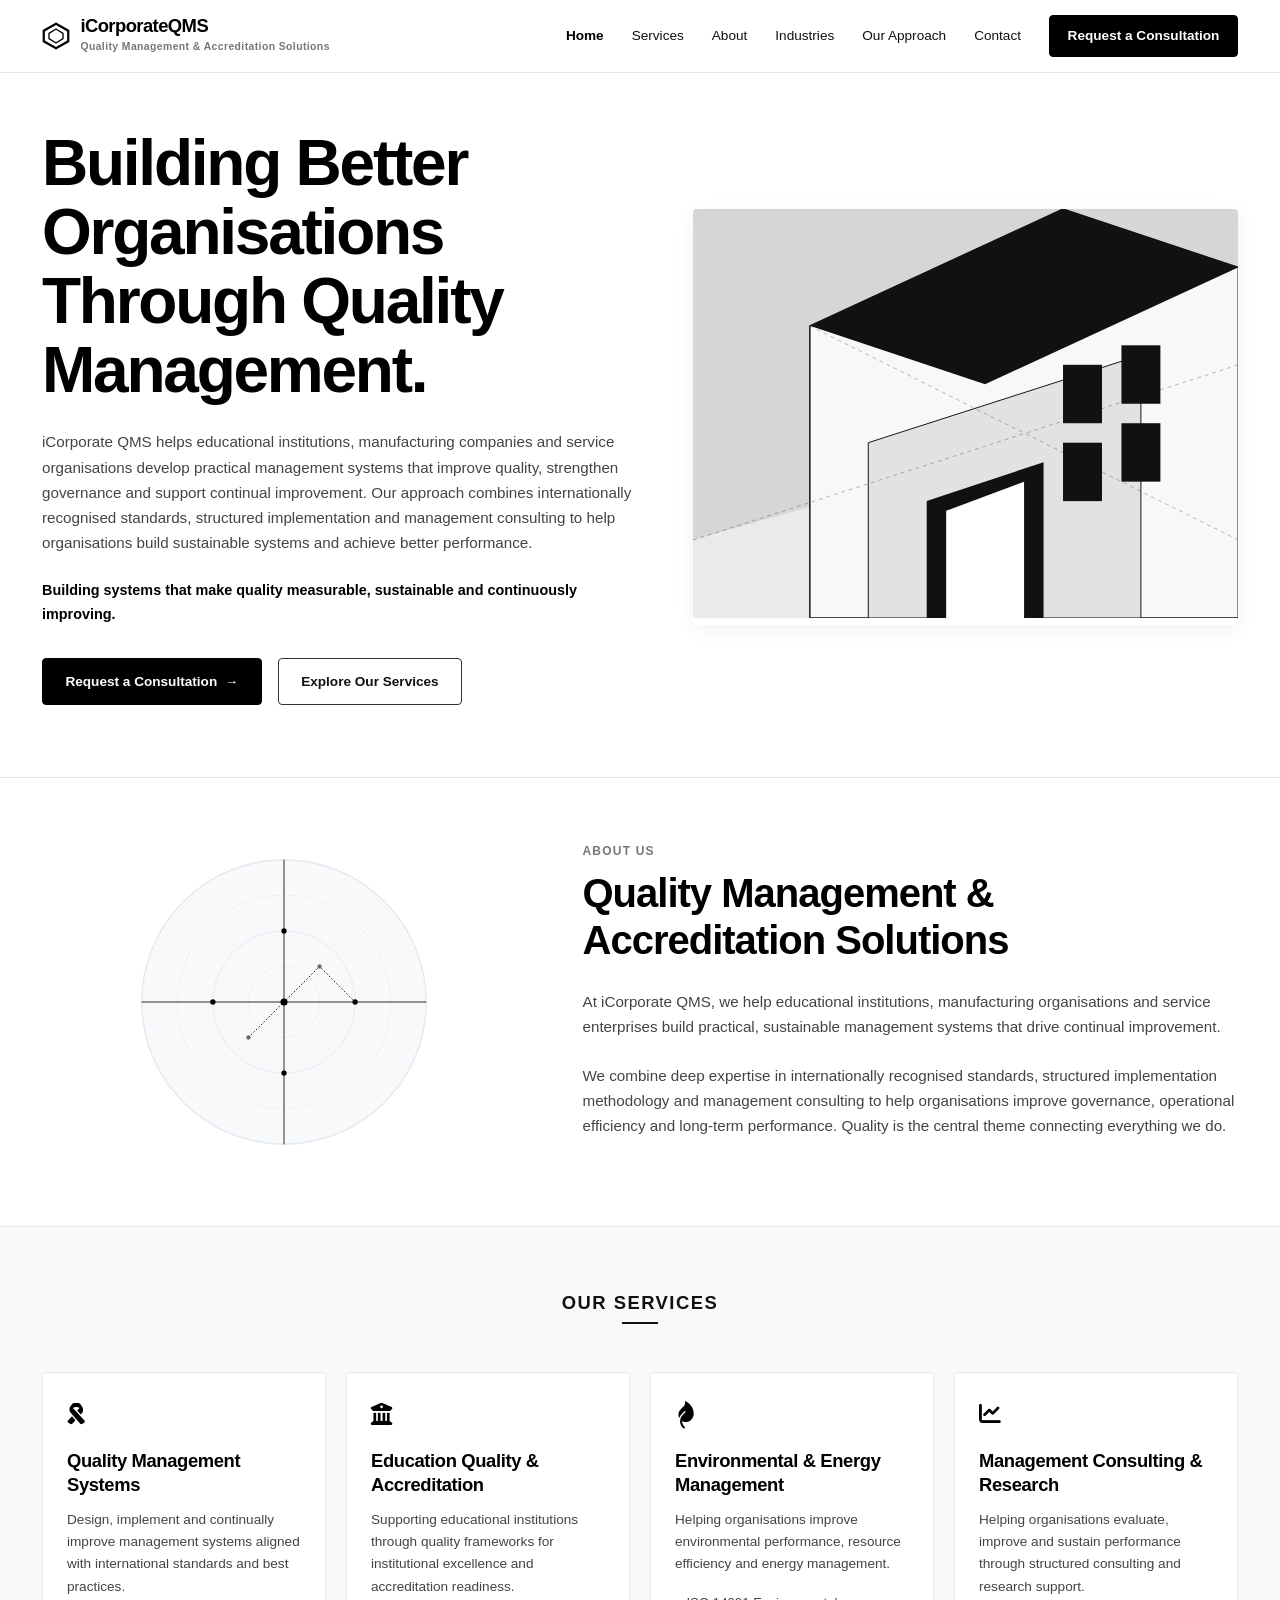
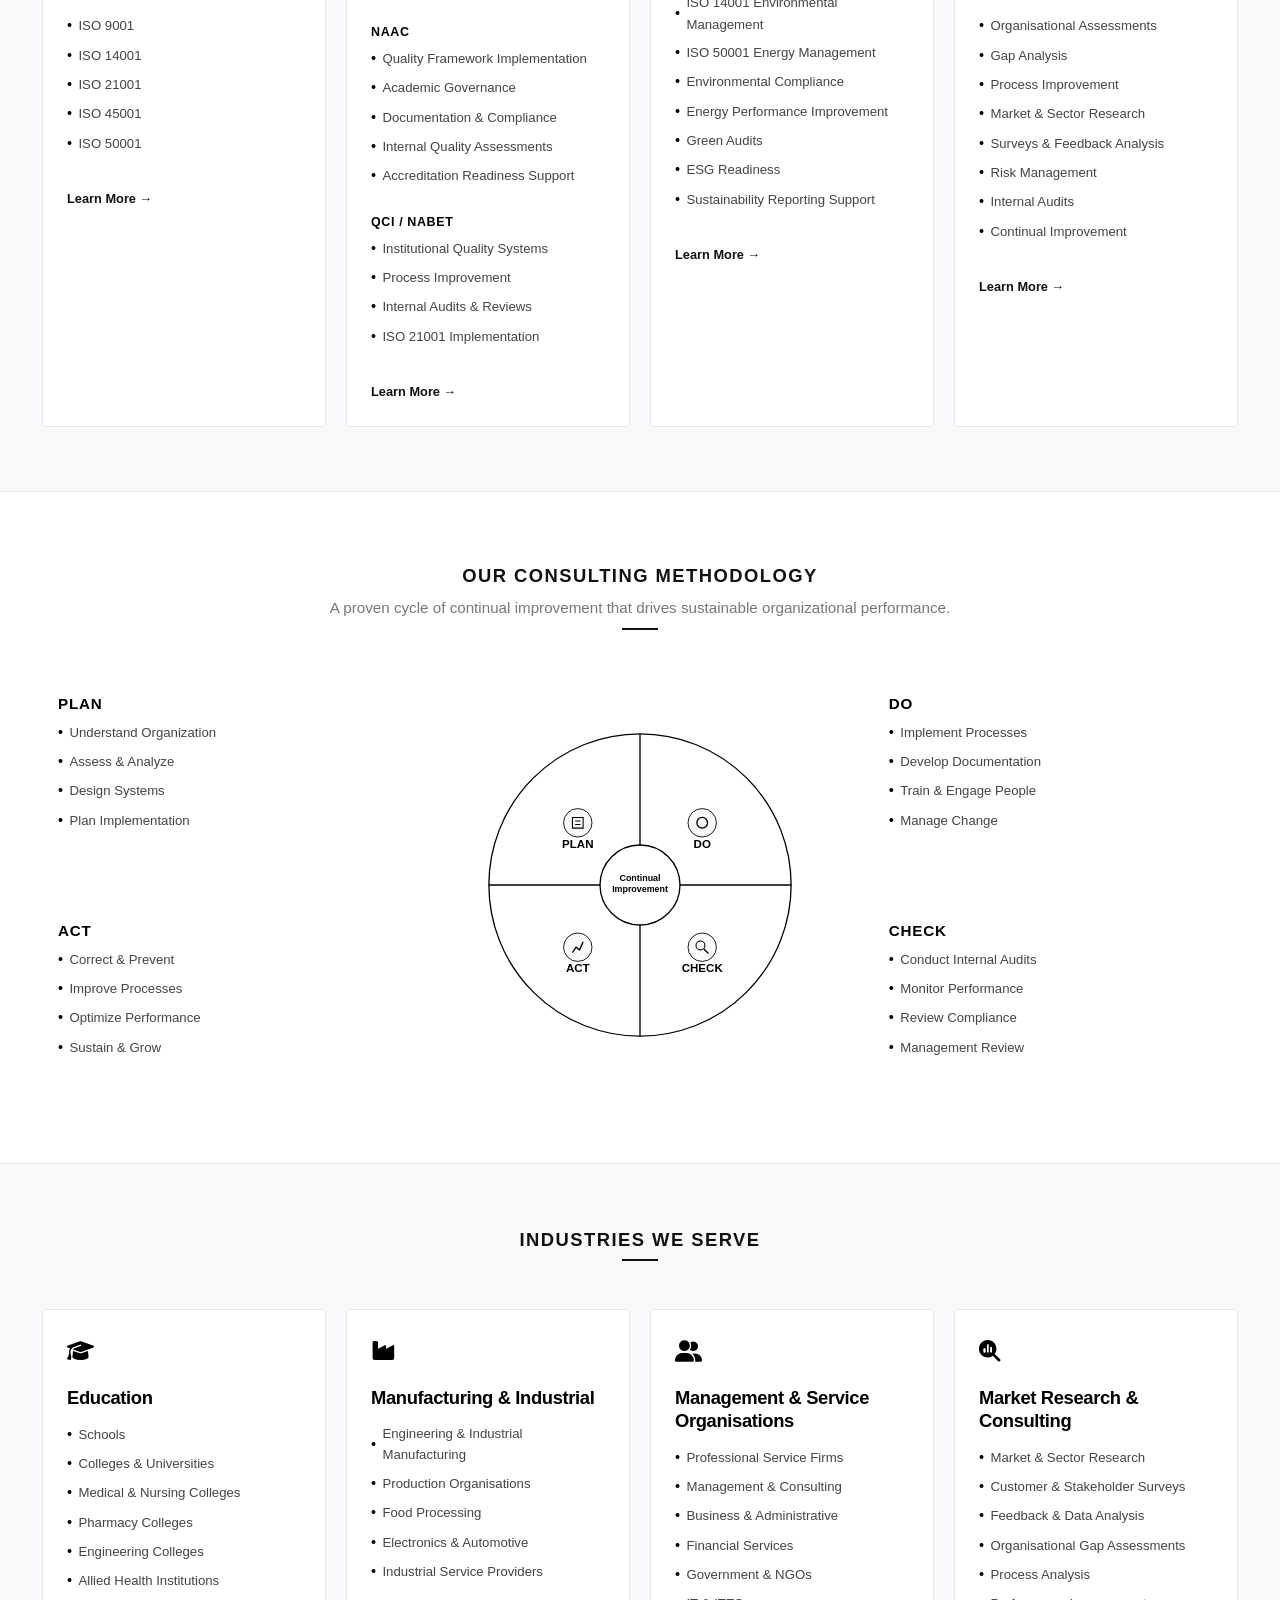
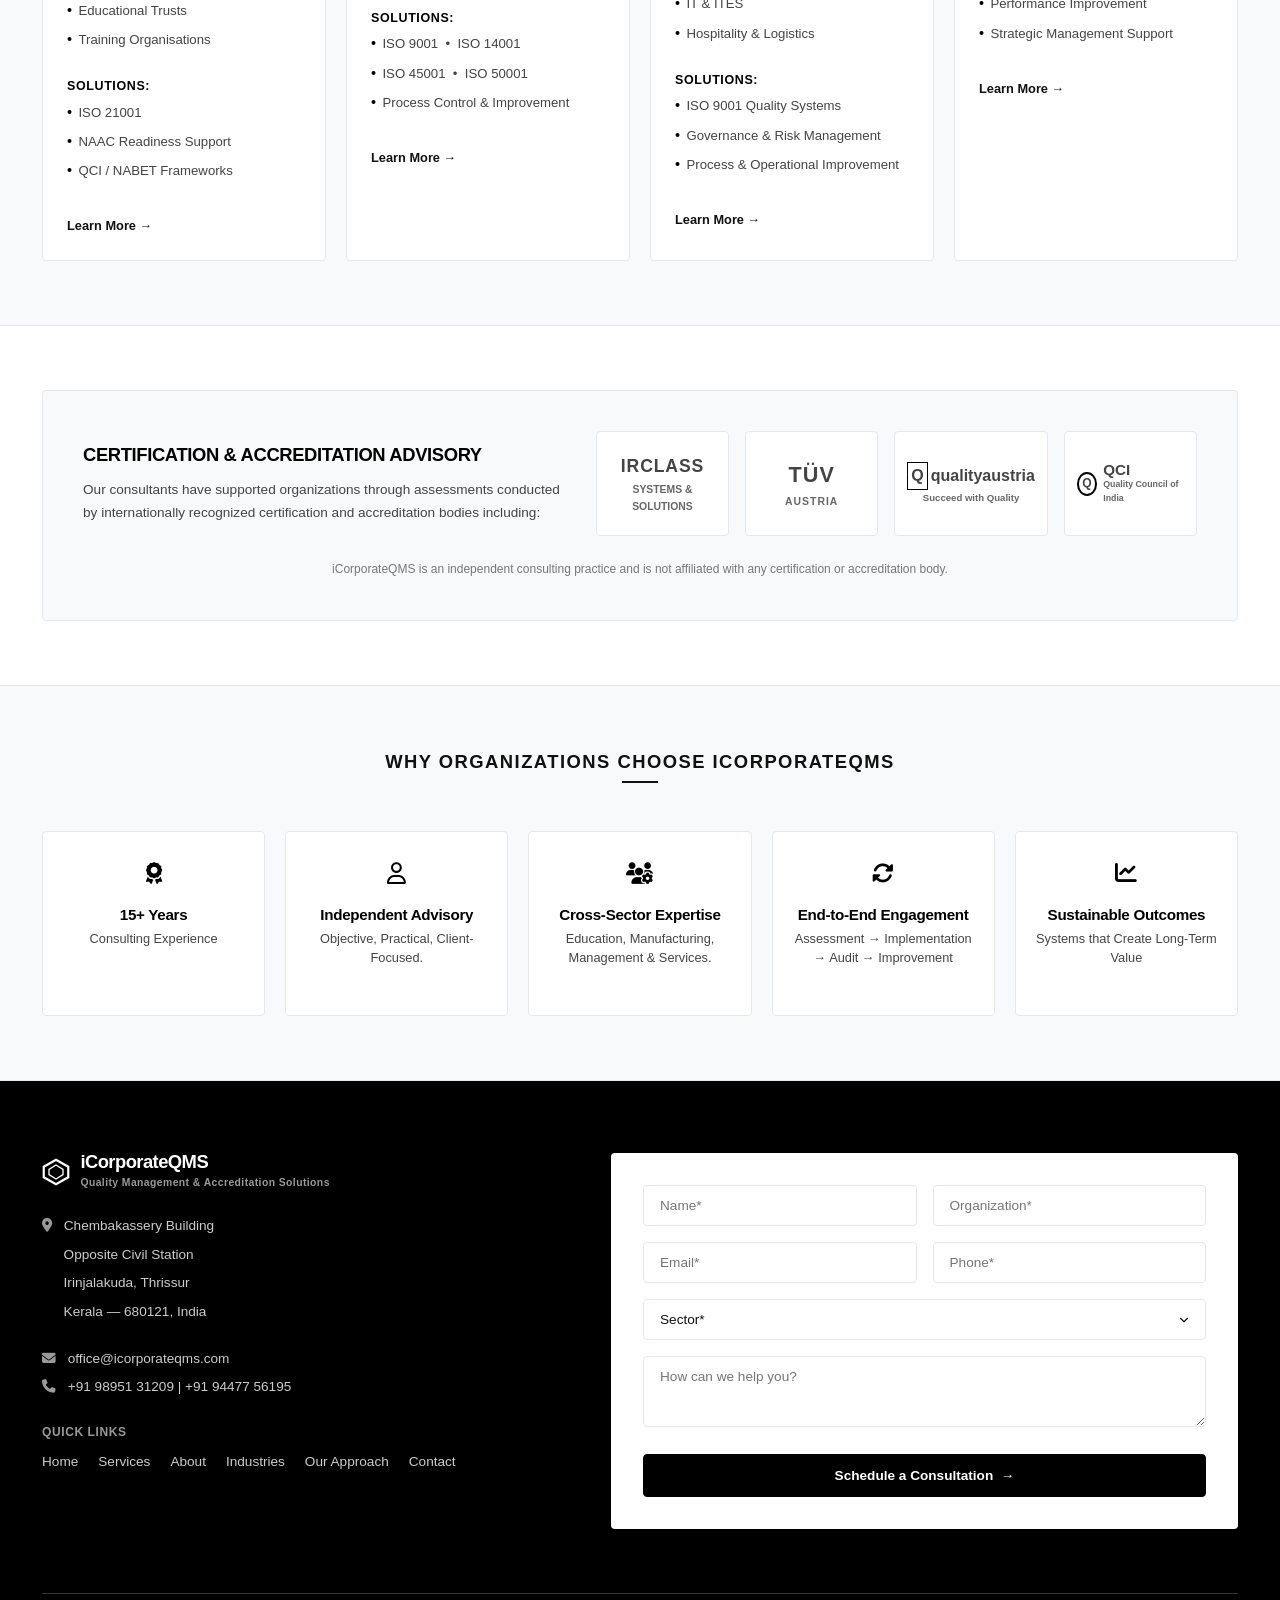
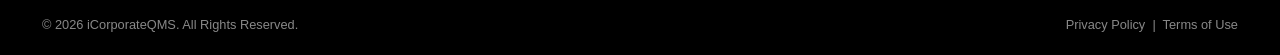
<file: blog.html>
<!DOCTYPE html>
<html lang="en">
<head>
    <meta charset="UTF-8">
    <meta http-equiv="refresh" content="0;url=index.html#home">
    <title>Redirecting to iCorporateQMS Home...</title>
    <script>window.location.href = "index.html#home";</script>
</head>
<body>
    <p>Redirecting to <a href="index.html#home">iCorporateQMS Home</a>...</p>
</body>
</html>
</file>
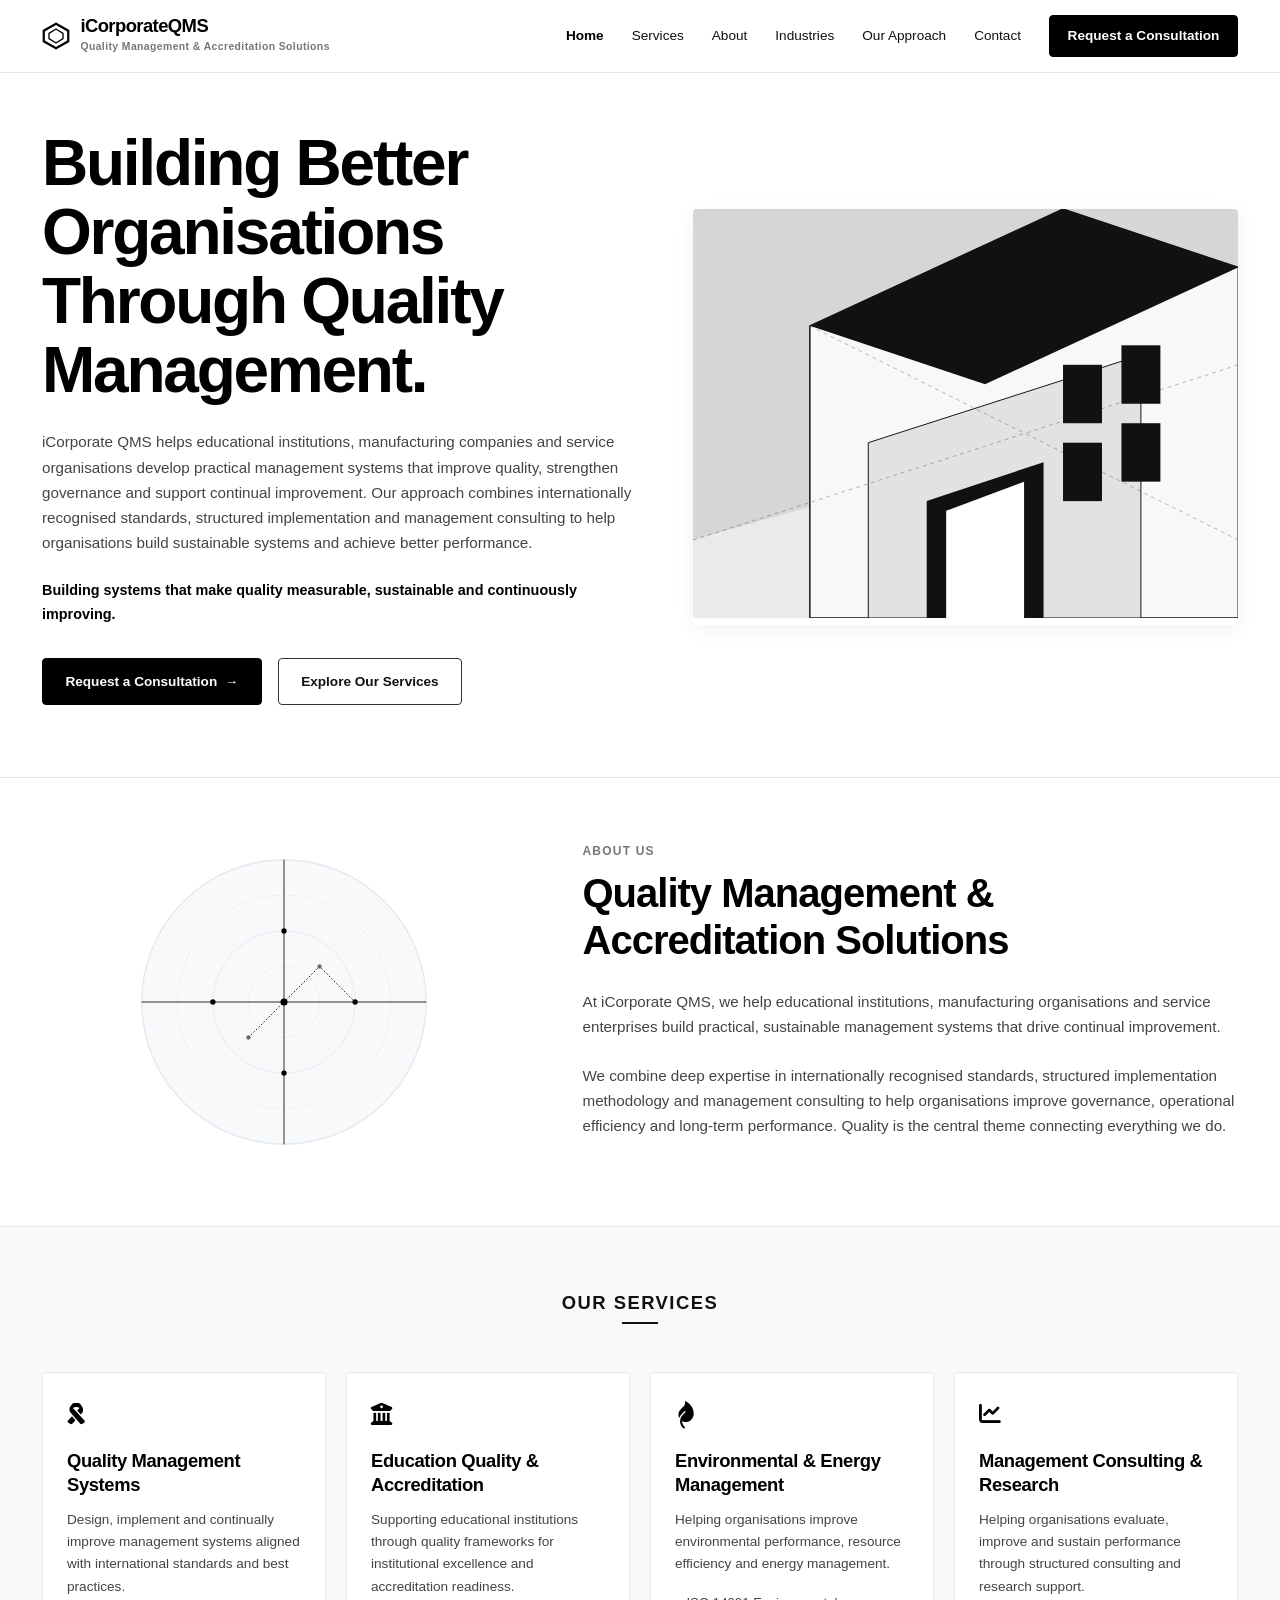
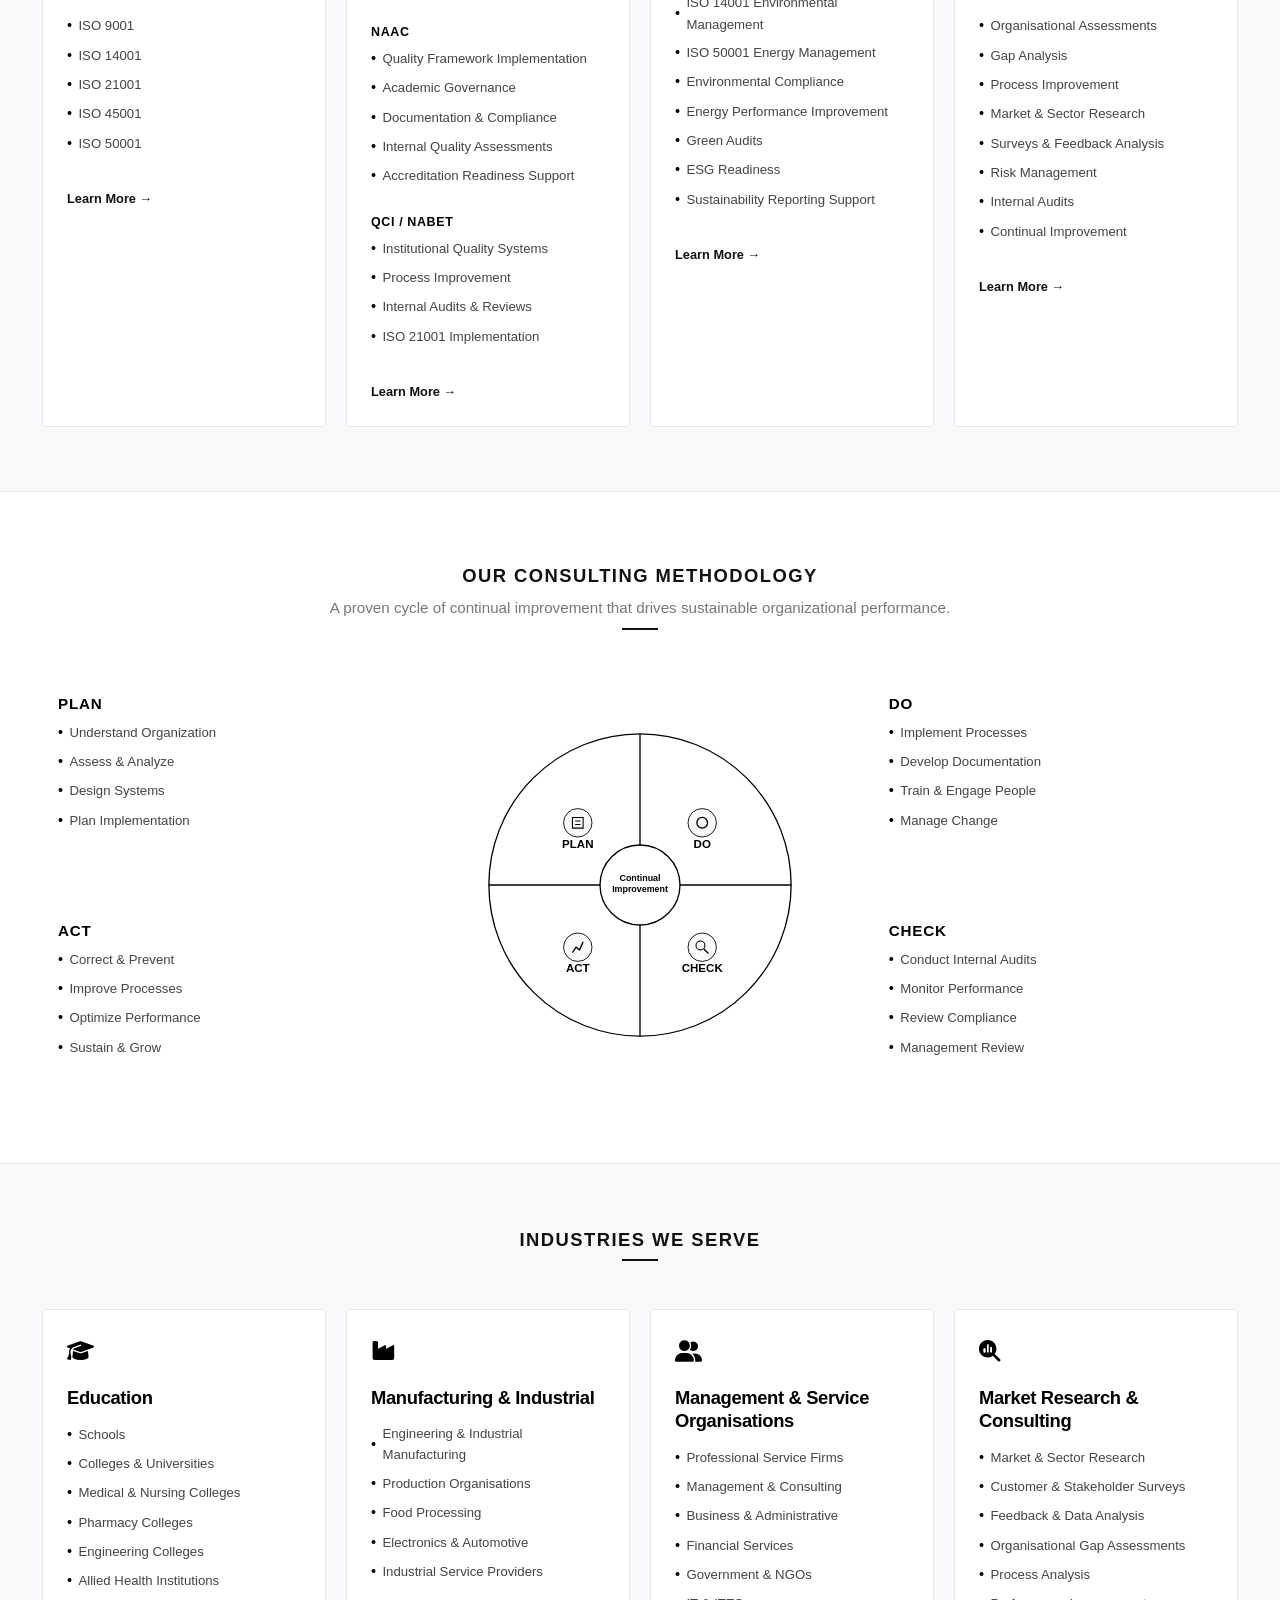
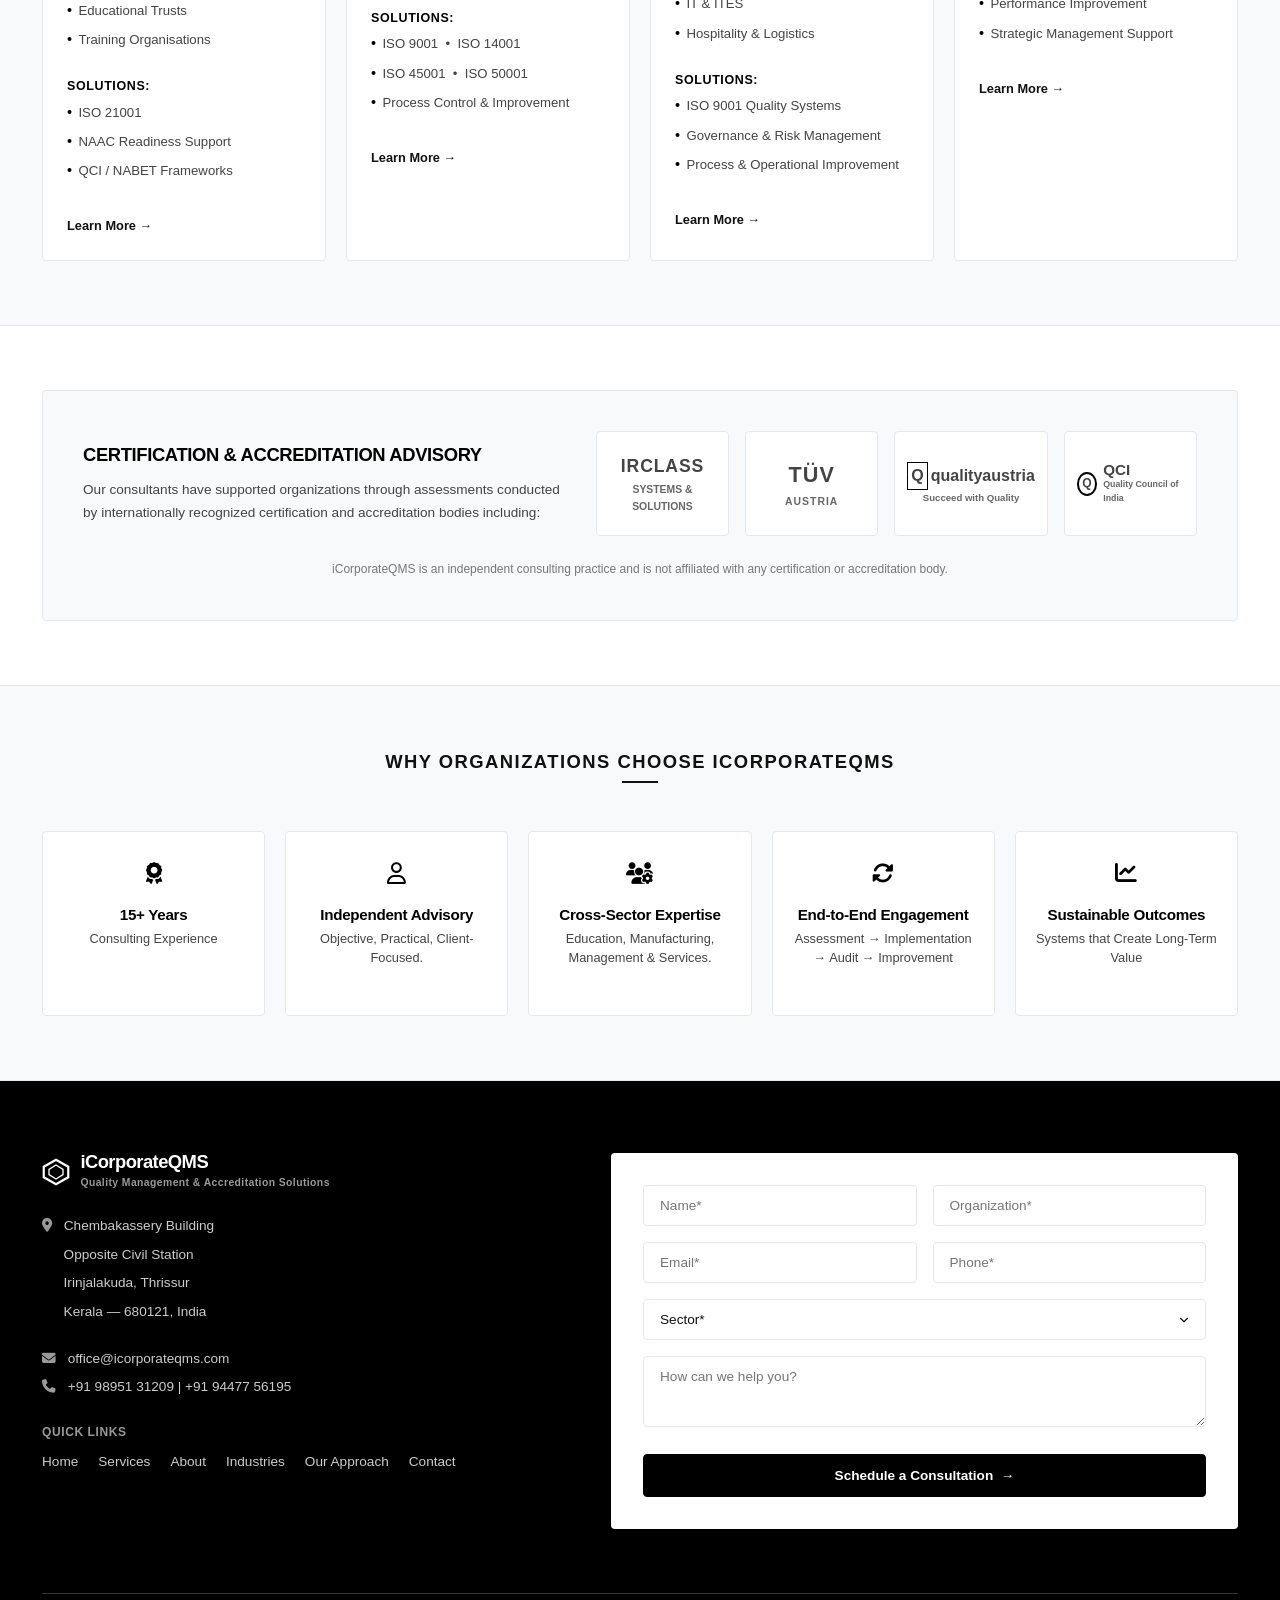
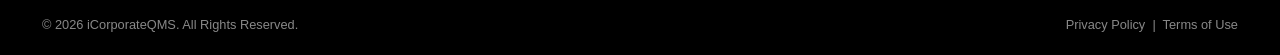
<file: clients.html>
<!DOCTYPE html>
<html lang="en">
<head>
    <meta charset="UTF-8">
    <meta http-equiv="refresh" content="0;url=index.html#industries">
    <title>Redirecting to iCorporateQMS Industries...</title>
    <script>window.location.href = "index.html#industries";</script>
</head>
<body>
    <p>Redirecting to <a href="index.html#industries">iCorporateQMS Industries</a>...</p>
</body>
</html>
</file>
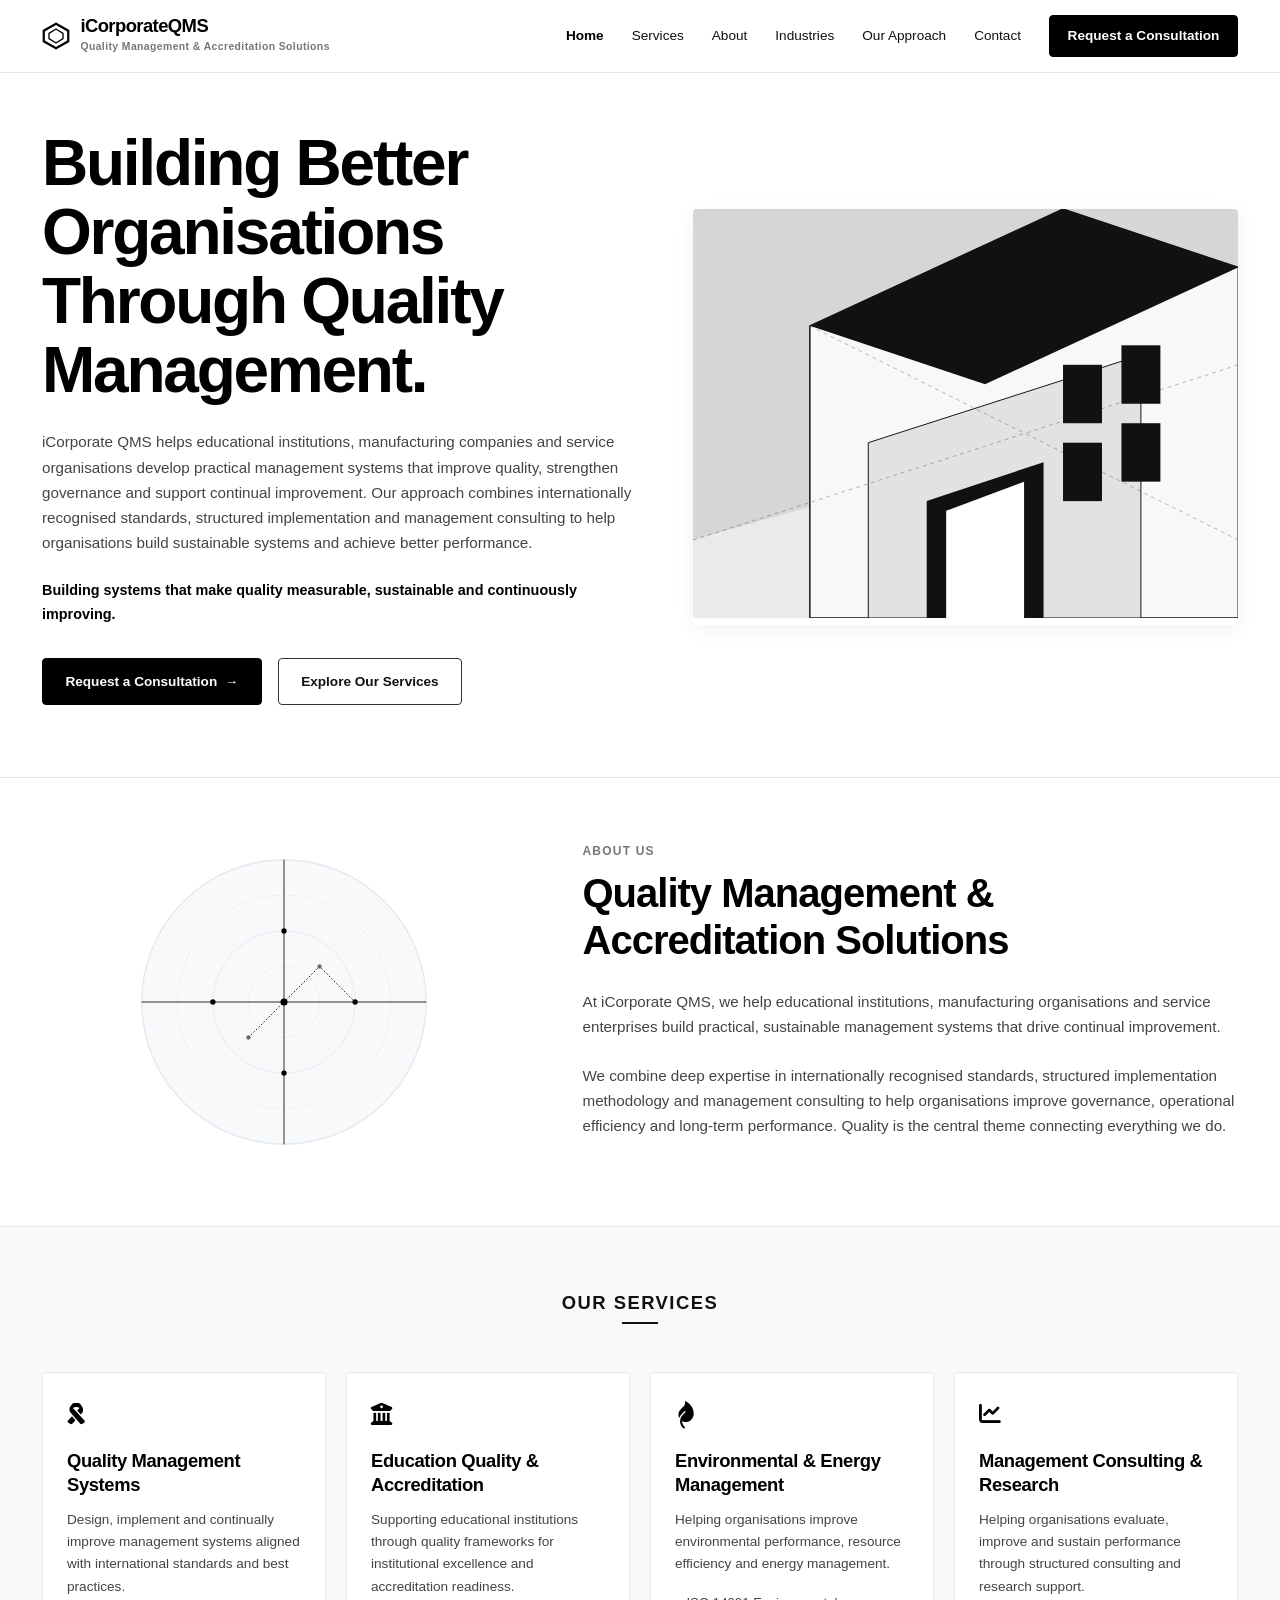
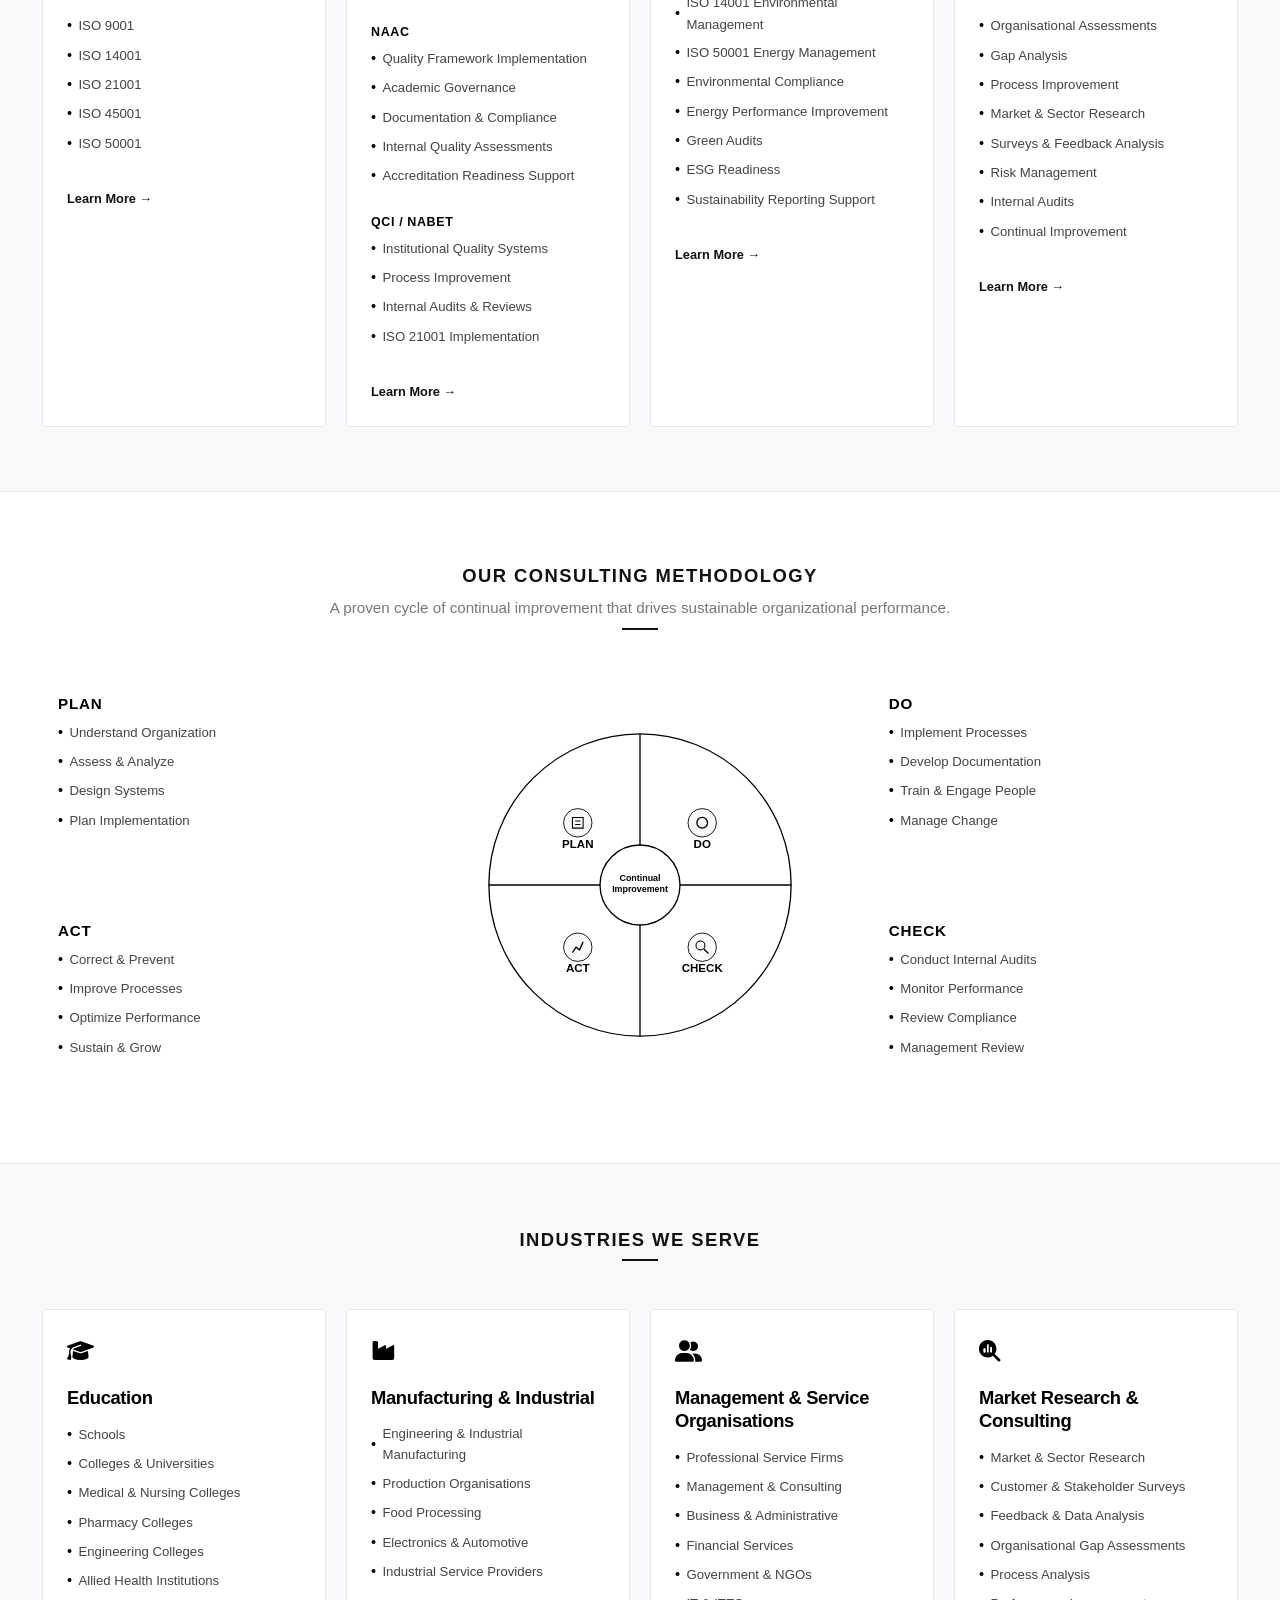
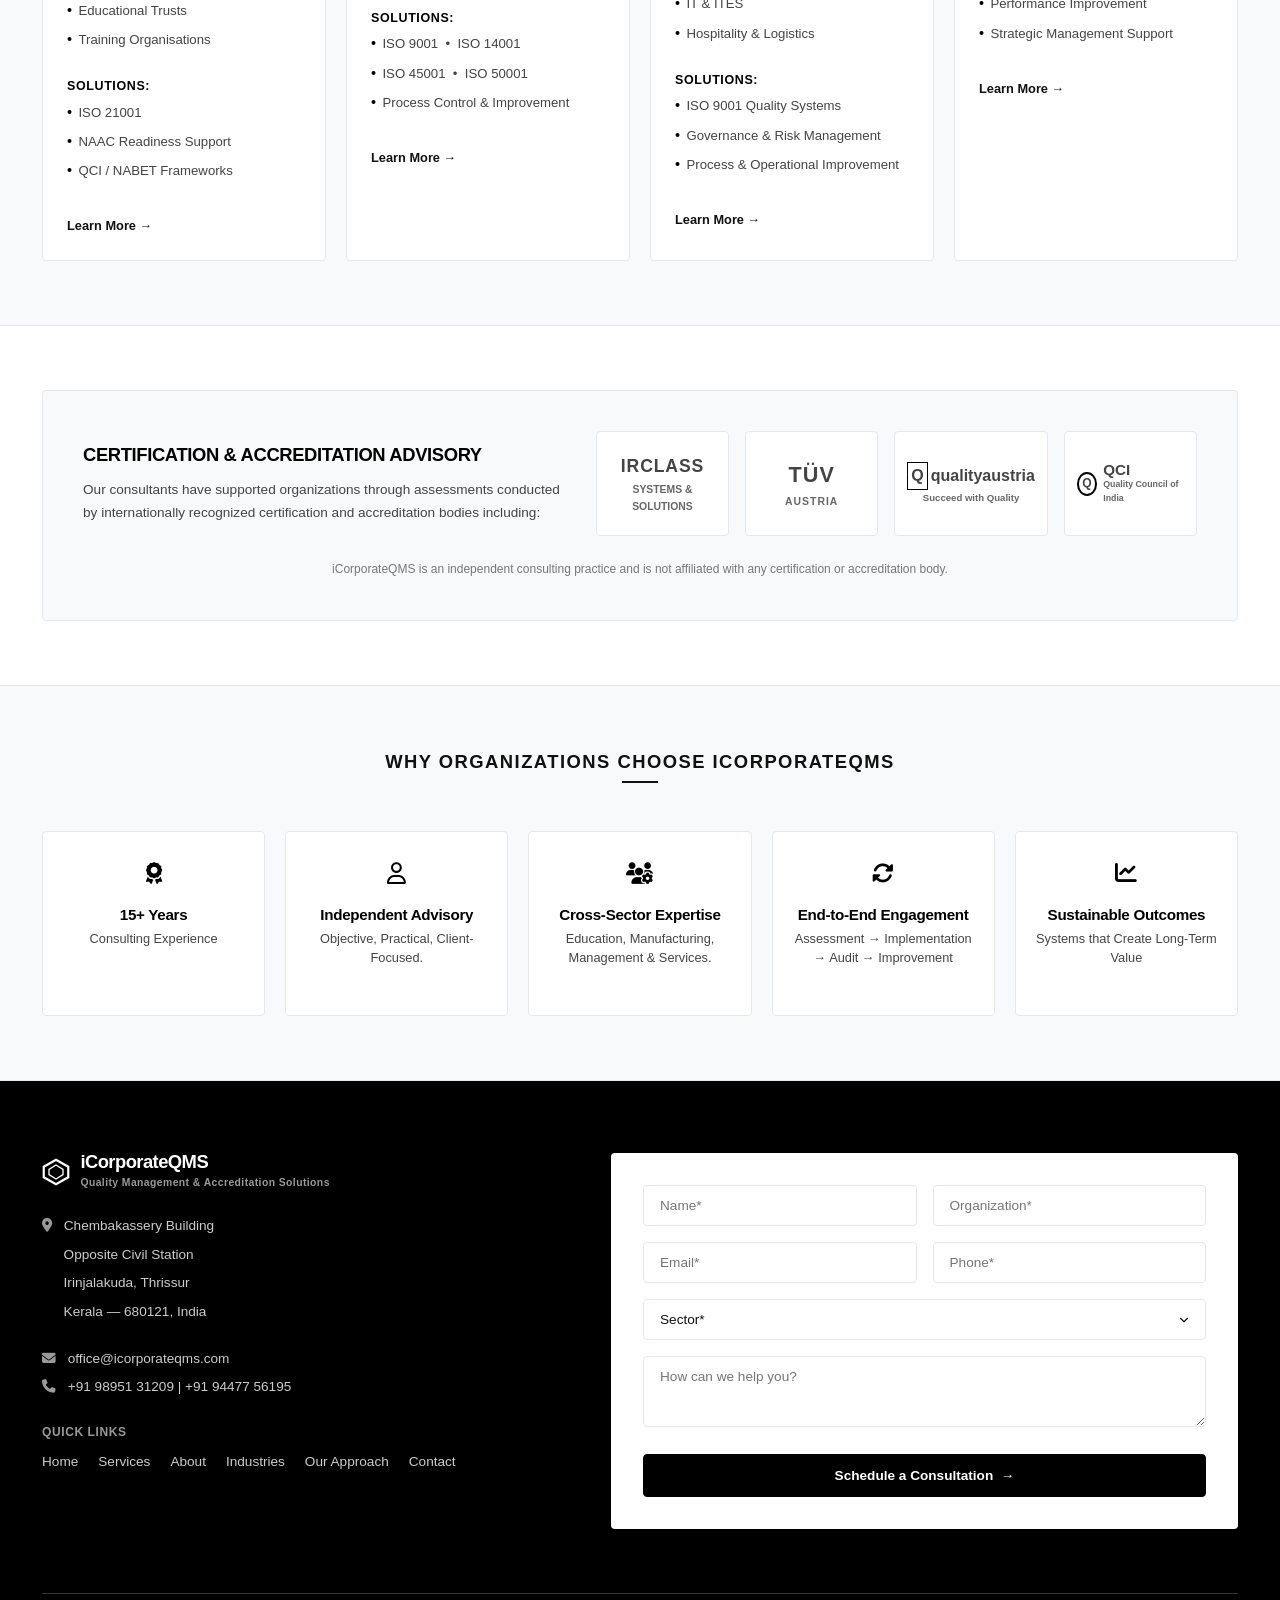
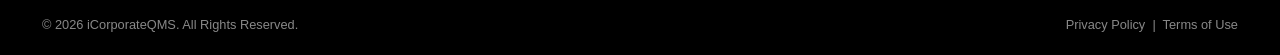
<file: contact.html>
<!DOCTYPE html>
<html lang="en">
<head>
    <meta charset="UTF-8">
    <meta http-equiv="refresh" content="0;url=index.html#contact">
    <title>Redirecting to iCorporateQMS Contact...</title>
    <script>window.location.href = "index.html#contact";</script>
</head>
<body>
    <p>Redirecting to <a href="index.html#contact">iCorporateQMS Contact</a>...</p>
</body>
</html>
</file>
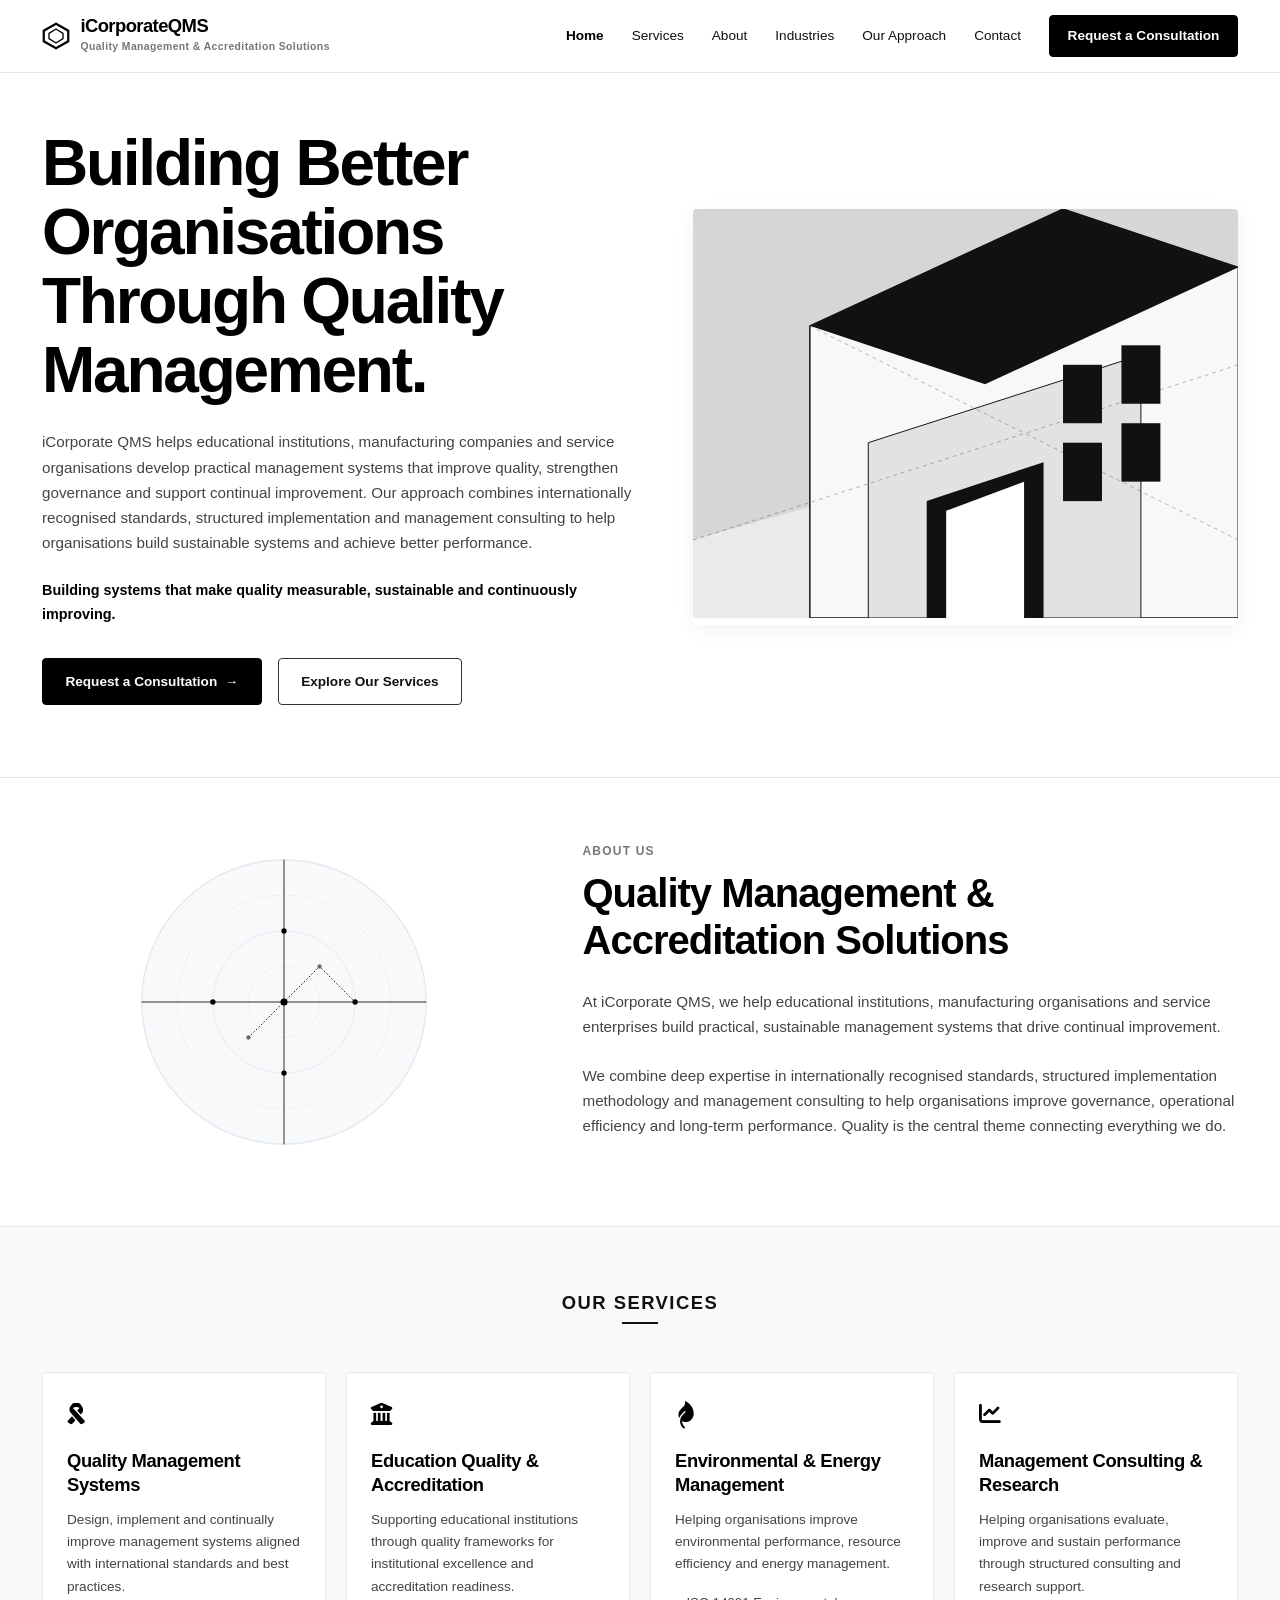
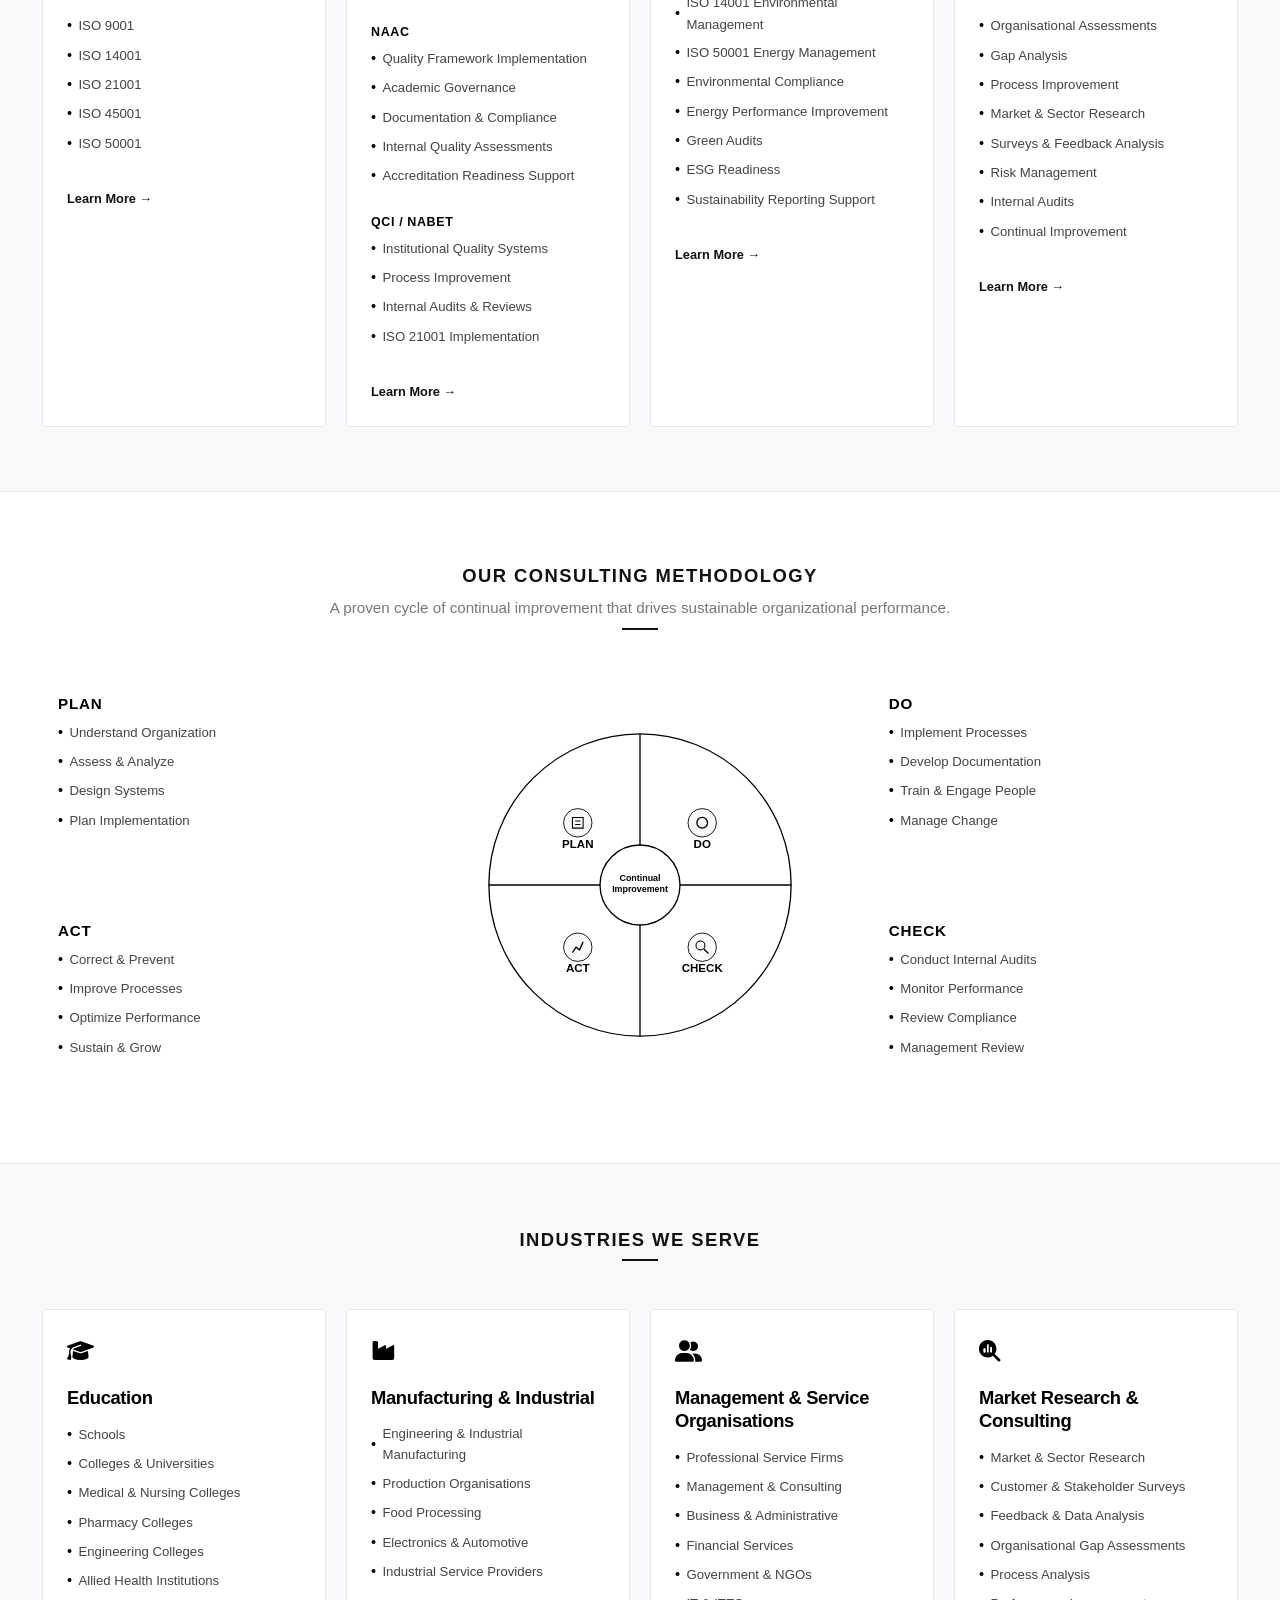
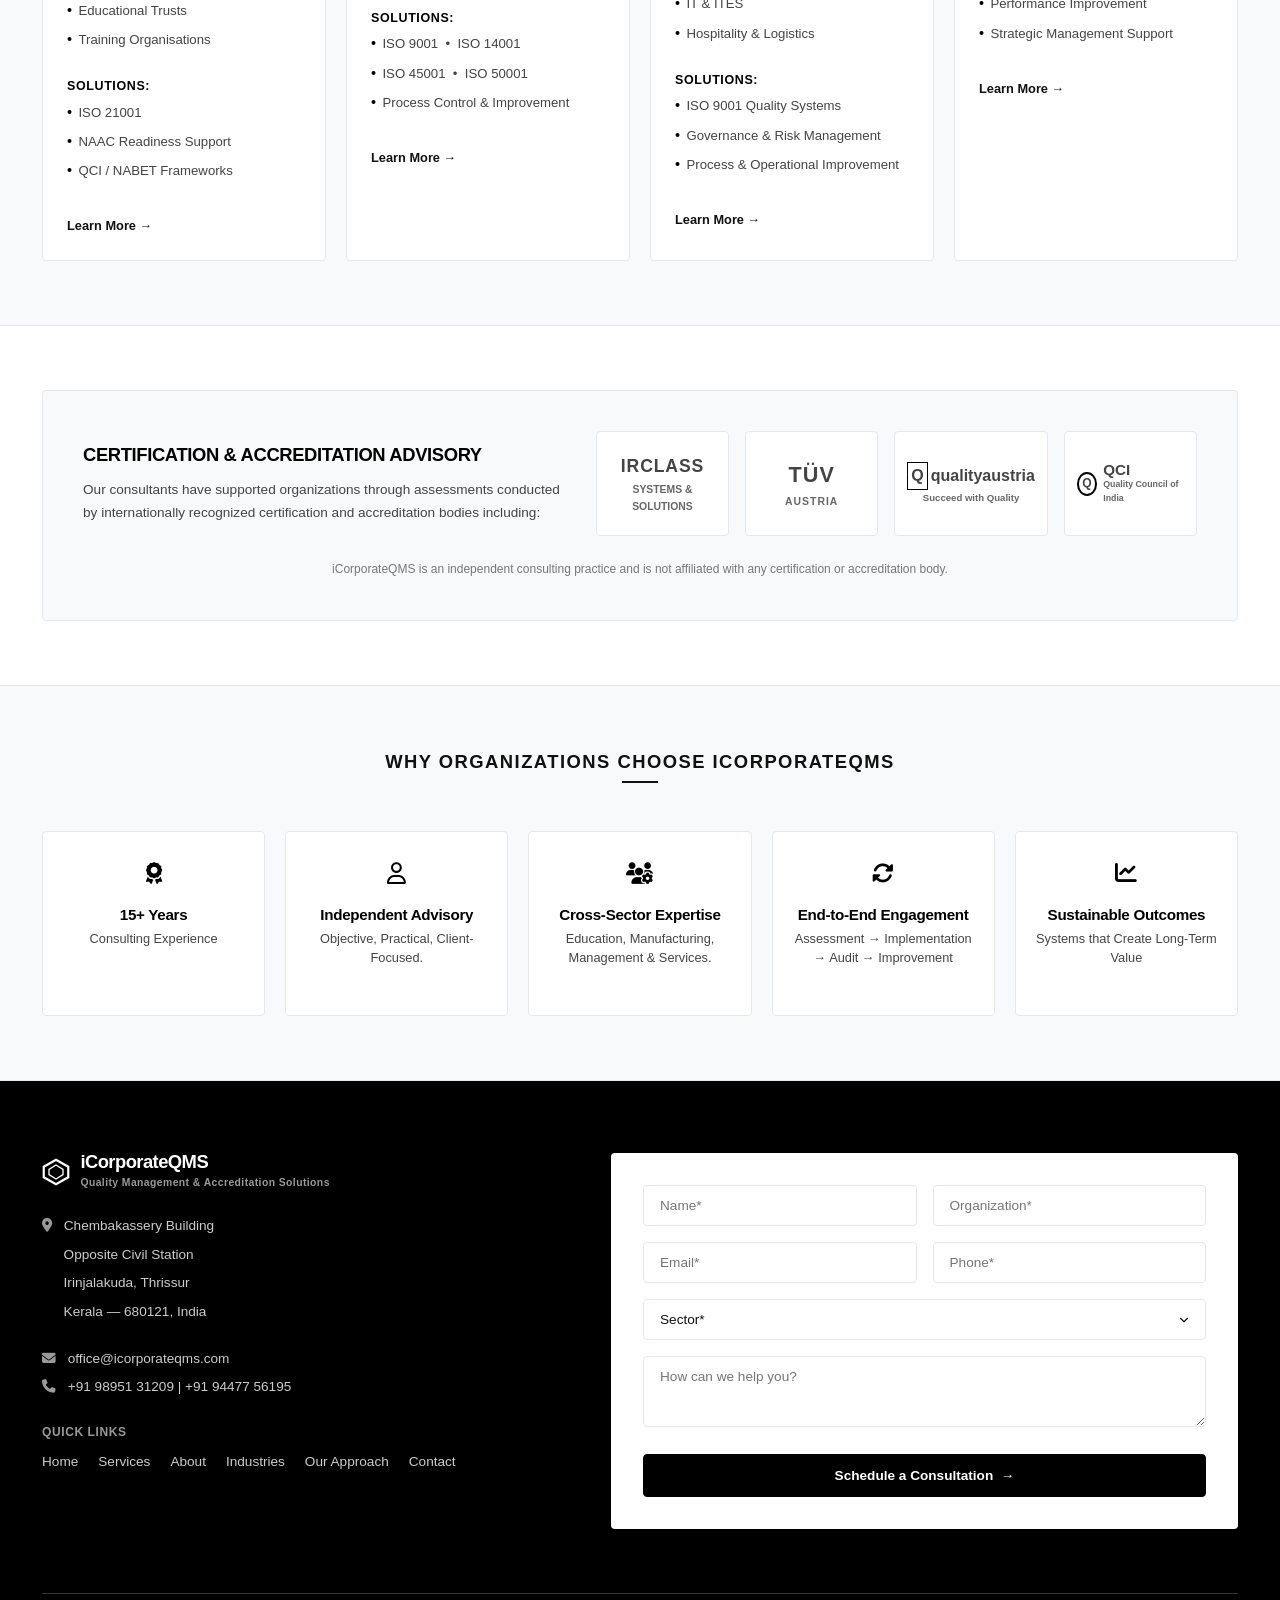
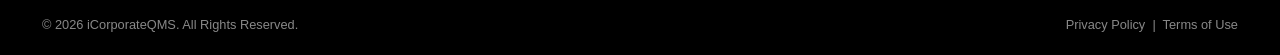
<file: services.html>
<!DOCTYPE html>
<html lang="en">
<head>
    <meta charset="UTF-8">
    <meta http-equiv="refresh" content="0;url=index.html#practice">
    <title>Redirecting to iCorporateQMS Practice...</title>
    <script>window.location.href = "index.html#practice";</script>
</head>
<body>
    <p>Redirecting to <a href="index.html#practice">iCorporateQMS Practice</a>...</p>
</body>
</html>
</file>
<file: css/style.css>
/* =========================================================================
   iCorporateQMS — Boutique Management Consulting Design System
   Exact Visual Recreation from Provided Mock-Up Reference
   ========================================================================= */

@import url('https://api.fontshare.com/v2/css?f[]=satoshi@900,700,500,400&display=swap');

:root {
  /* Strict Monochrome Color Palette */
  --color-black:       #000000;
  --color-dark-grey:   #111111;
  --color-charcoal:    #222222;
  --color-body-grey:   #444444;
  --color-muted-grey:  #777777;
  --color-light-grey:  #F8F9FA;
  --color-alt-grey:    #F1F3F5;
  --color-border:      #E2E8F0;
  --color-border-dark: #333333;
  --color-white:       #FFFFFF;

  /* Typography Scale */
  --font: 'Satoshi', -apple-system, BlinkMacSystemFont, 'Segoe UI', Roboto, sans-serif;
  --text-hero:        clamp(2.5rem, 5vw, 4.25rem); /* 68px desktop */
  --text-headline:    clamp(1.75rem, 3.2vw, 2.5rem);/* 40px desktop */
  --text-title:       1.35rem;                    /* 21px */
  --text-card:        1.15rem;                    /* 18px */
  --text-body:        0.95rem;                    /* 15px */
  --text-sm:          0.85rem;                    /* 13.5px */

  /* Spacing System */
  --sp-1: 0.5rem;
  --sp-2: 1rem;
  --sp-3: 1.5rem;
  --sp-4: 2rem;
  --sp-6: 3rem;
  --sp-8: 4rem;
  --sp-12: 6rem;

  /* Radius */
  --radius-sm: 4px;
  --radius-md: 8px;
  --radius-lg: 12px;

  /* Transitions */
  --ease: 0.2s cubic-bezier(0.16, 1, 0.3, 1);
}

/* =========================================================================
   Reset & Base
   ========================================================================= */
*, *::before, *::after {
  box-sizing: border-box;
  margin: 0;
  padding: 0;
}

html {
  font-size: 16px;
  scroll-behavior: smooth;
  -webkit-font-smoothing: antialiased;
}

body {
  font-family: var(--font);
  color: var(--color-body-grey);
  background: var(--color-white);
  font-size: var(--text-body);
  font-weight: 400;
  line-height: 1.65;
  overflow-x: hidden;
}

h1, h2, h3, h4, h5, h6 {
  color: var(--color-dark-grey);
  font-family: var(--font);
  font-weight: 700;
  line-height: 1.25;
  letter-spacing: -0.02em;
}

p {
  margin-bottom: var(--sp-3);
}

a {
  color: var(--color-dark-grey);
  text-decoration: none;
  transition: color var(--ease);
}

a:hover {
  color: var(--color-muted-grey);
}

ul {
  list-style: none;
}

img {
  max-width: 100%;
  display: block;
}

/* Form inputs */
input, select, textarea {
  width: 100%;
  padding: 0.75rem 1rem;
  border: 1px solid var(--color-border);
  border-radius: var(--radius-sm);
  font-family: var(--font);
  font-size: var(--text-sm);
  font-weight: 400;
  background: var(--color-white);
  color: var(--color-dark-grey);
  outline: none;
  transition: border-color var(--ease);
}

select {
  appearance: none;
  background-image: url("data:image/svg+xml,%3Csvg xmlns='http://www.w3.org/2000/svg' width='14' height='14' viewBox='0 0 24 24' fill='none' stroke='%23111111' stroke-width='2' stroke-linecap='round' stroke-linejoin='round'%3E%3Cpolyline points='6 9 12 15 18 9'%3E%3C/polyline%3E%3C/svg%3E");
  background-repeat: no-repeat;
  background-position: right 0.85rem center;
  padding-right: 2.25rem;
}

input:focus, select:focus, textarea:focus {
  border-color: var(--color-black);
}

/* =========================================================================
   Layout & Container System
   ========================================================================= */
.container {
  width: 100%;
  max-width: 1260px;
  margin: 0 auto;
  padding: 0 var(--sp-4);
}

.section {
  padding: var(--sp-8) 0;
  border-bottom: 1px solid var(--color-border);
}

.section-grey {
  background: var(--color-light-grey);
}

.section-header-centered {
  text-align: center;
  margin-bottom: var(--sp-6);
}

.section-header-centered h2 {
  font-size: 1.15rem;
  font-weight: 800;
  letter-spacing: 0.08em;
  text-transform: uppercase;
  color: var(--color-dark-grey);
  margin-bottom: 0.5rem;
}

.section-header-centered p {
  font-size: var(--text-body);
  color: var(--color-muted-grey);
  max-width: 680px;
  margin: 0 auto;
}

.header-underline {
  width: 36px;
  height: 2px;
  background: var(--color-dark-grey);
  margin: 0.5rem auto 0;
}

/* Grids */
.grid-2 { display: grid; grid-template-columns: repeat(1, 1fr); gap: var(--sp-4); }
.grid-4 { display: grid; grid-template-columns: repeat(1, 1fr); gap: 1.25rem; }
.grid-5 { display: grid; grid-template-columns: repeat(1, 1fr); gap: 1.25rem; }

@media (min-width: 640px) {
  .grid-2 { grid-template-columns: repeat(2, 1fr); }
  .grid-4 { grid-template-columns: repeat(2, 1fr); }
  .grid-5 { grid-template-columns: repeat(2, 1fr); }
}

@media (min-width: 1024px) {
  .grid-4 { grid-template-columns: repeat(4, 1fr); }
  .grid-5 { grid-template-columns: repeat(5, 1fr); }
}

/* =========================================================================
   Buttons
   ========================================================================= */
.btn {
  display: inline-flex;
  align-items: center;
  justify-content: center;
  gap: 0.5rem;
  padding: 0.7rem 1.4rem;
  font-size: 0.85rem;
  font-weight: 600;
  border-radius: var(--radius-sm);
  border: 1px solid transparent;
  cursor: pointer;
  transition: all var(--ease);
  font-family: var(--font);
  white-space: nowrap;
}

.btn-black {
  background: var(--color-black);
  color: var(--color-white);
  border-color: var(--color-black);
}

.btn-black:hover {
  background: var(--color-charcoal);
  color: var(--color-white);
}

.btn-outline {
  background: var(--color-white);
  color: var(--color-dark-grey);
  border-color: #333333;
}

.btn-outline:hover {
  background: var(--color-light-grey);
}

/* Link Arrow */
.link-more {
  display: inline-flex;
  align-items: center;
  gap: 0.35rem;
  font-size: 0.8rem;
  font-weight: 700;
  color: var(--color-dark-grey);
  margin-top: 1rem;
}

.link-more:hover {
  color: var(--color-black);
  text-decoration: underline;
}

/* =========================================================================
   HEADER NAVIGATION
   ========================================================================= */
.header {
  position: sticky;
  top: 0;
  z-index: 1000;
  background: rgba(255, 255, 255, 0.98);
  border-bottom: 1px solid var(--color-border);
}

.navbar {
  display: flex;
  align-items: center;
  justify-content: space-between;
  height: 72px;
}

.brand-logo {
  display: flex;
  align-items: center;
  gap: 0.65rem;
}

.brand-logo-mark {
  width: 28px;
  height: 28px;
}

.brand-logo-text {
  display: flex;
  flex-direction: column;
}

.brand-title {
  font-family: var(--font);
  font-size: 1.15rem;
  font-weight: 800;
  letter-spacing: -0.03em;
  color: var(--color-black);
  line-height: 1;
}

.brand-subtitle {
  font-family: var(--font);
  font-size: 0.65rem;
  font-weight: 600;
  letter-spacing: 0.04em;
  color: var(--color-muted-grey);
  margin-top: 2px;
}

.nav-menu {
  display: flex;
  align-items: center;
  gap: 1.75rem;
}

.nav-menu-link {
  font-size: 0.85rem;
  font-weight: 500;
  color: var(--color-dark-grey);
}

.nav-menu-link:hover,
.nav-menu-link.active {
  color: var(--color-black);
  font-weight: 700;
}

.mobile-toggle-btn {
  display: none;
  background: none;
  border: none;
  font-size: 1.25rem;
  cursor: pointer;
}

@media (max-width: 900px) {
  .mobile-toggle-btn { display: block; }
  .nav-menu {
    position: fixed;
    top: 72px;
    left: 0;
    width: 100%;
    background: var(--color-white);
    border-bottom: 1px solid var(--color-border);
    flex-direction: column;
    padding: 1.5rem;
    gap: 1rem;
    display: none;
  }
  .nav-menu.active { display: flex; }
}

/* =========================================================================
   HERO SECTION
   ========================================================================= */
.hero-section {
  padding: 3.5rem 0 4.5rem;
  background: var(--color-white);
  border-bottom: 1px solid var(--color-border);
}

.hero-grid {
  display: grid;
  grid-template-columns: 1fr;
  gap: 3rem;
  align-items: center;
}

@media (min-width: 992px) {
  .hero-grid {
    grid-template-columns: 1.05fr 0.95fr;
  }
}

.hero-display-title {
  font-size: var(--text-hero);
  font-weight: 800;
  letter-spacing: -0.035em;
  line-height: 1.08;
  color: var(--color-black);
  margin-bottom: 1.5rem;
}

.hero-lead-text {
  font-size: var(--text-body);
  color: var(--color-body-grey);
  line-height: 1.65;
  margin-bottom: 1.5rem;
}

.hero-tagline-text {
  font-size: 0.9rem;
  font-weight: 700;
  color: var(--color-black);
  margin-bottom: 2rem;
}

.hero-btn-group {
  display: flex;
  align-items: center;
  gap: 1rem;
}

.hero-architectural-frame {
  width: 100%;
  border-radius: var(--radius-sm);
  overflow: hidden;
  box-shadow: 0 4px 20px rgba(0,0,0,0.06);
}

/* =========================================================================
   ABOUT SECTION
   ========================================================================= */
.about-section {
  padding: 4rem 0;
}

.about-grid {
  display: grid;
  grid-template-columns: 1fr;
  gap: 3.5rem;
  align-items: center;
}

@media (min-width: 992px) {
  .about-grid {
    grid-template-columns: 0.85fr 1.15fr;
  }
}

.about-eyebrow {
  font-size: 0.75rem;
  font-weight: 700;
  letter-spacing: 0.1em;
  text-transform: uppercase;
  color: var(--color-muted-grey);
  margin-bottom: 0.5rem;
}

.about-title {
  font-size: var(--text-headline);
  font-weight: 800;
  letter-spacing: -0.025em;
  line-height: 1.18;
  color: var(--color-black);
  margin-bottom: 1.5rem;
}

/* =========================================================================
   OUR ADVISORY PRACTICE CARDS
   ========================================================================= */
.practice-card {
  background: var(--color-white);
  border: 1px solid var(--color-border);
  border-radius: var(--radius-sm);
  padding: 1.5rem;
  display: flex;
  flex-direction: column;
  height: 100%;
  transition: border-color var(--ease);
}

.practice-card:hover {
  border-color: var(--color-black);
}

.practice-icon {
  font-size: 1.35rem;
  color: var(--color-black);
  margin-bottom: 1rem;
}

.practice-card-title {
  font-size: var(--text-card);
  font-weight: 700;
  color: var(--color-black);
  margin-bottom: 0.75rem;
  line-height: 1.3;
}

.practice-desc {
  font-size: 0.85rem;
  color: var(--color-body-grey);
  margin-bottom: 1rem;
}

.bullet-list {
  display: flex;
  flex-direction: column;
  gap: 0.35rem;
  margin-bottom: 1rem;
}

.bullet-list li {
  font-size: 0.825rem;
  color: var(--color-body-grey);
  display: flex;
  align-items: center;
  gap: 0.4rem;
}

.bullet-list li::before {
  content: "•";
  color: var(--color-black);
  font-size: 0.9rem;
}

.sub-section-heading {
  font-size: 0.78rem;
  font-weight: 800;
  text-transform: uppercase;
  letter-spacing: 0.05em;
  color: var(--color-black);
  margin: 0.5rem 0 0.25rem;
}

/* =========================================================================
   OUR CONSULTING METHODOLOGY — CIRCULAR PDCA GRAPHIC
   ========================================================================= */
.methodology-wrapper {
  background: var(--color-white);
  padding: 4.5rem 0;
}

.pdca-layout-grid {
  display: grid;
  grid-template-columns: 1fr;
  gap: 2rem;
  align-items: center;
  margin-top: 2.5rem;
}

@media (min-width: 992px) {
  .pdca-layout-grid {
    grid-template-columns: 1fr 1.1fr 1fr;
  }
}

.pdca-center-diagram {
  display: flex;
  justify-content: center;
  align-items: center;
}

.pdca-svg-chart {
  width: 100%;
  max-width: 320px;
  height: auto;
}

.pdca-callout-block {
  background: var(--color-white);
  padding: 1rem;
  border-radius: var(--radius-sm);
}

.pdca-callout-block h4 {
  font-size: 0.95rem;
  font-weight: 800;
  color: var(--color-black);
  letter-spacing: 0.05em;
  margin-bottom: 0.5rem;
}

/* =========================================================================
   INDUSTRIES WE SERVE
   ========================================================================= */
.industry-card {
  background: var(--color-white);
  border: 1px solid var(--color-border);
  border-radius: var(--radius-sm);
  padding: 1.5rem;
  display: flex;
  flex-direction: column;
  height: 100%;
  transition: border-color var(--ease);
}

.industry-card:hover {
  border-color: var(--color-black);
}

.industry-icon {
  font-size: 1.35rem;
  color: var(--color-black);
  margin-bottom: 1rem;
}

.industry-card-title {
  font-size: var(--text-card);
  font-weight: 700;
  color: var(--color-black);
  margin-bottom: 0.85rem;
}

/* =========================================================================
   CERTIFICATION & ACCREDITATION ADVISORY
   ========================================================================= */
.accreditation-box {
  background: var(--color-light-grey);
  border: 1px solid var(--color-border);
  border-radius: var(--radius-sm);
  padding: 2.5rem;
}

.accreditation-grid-layout {
  display: grid;
  grid-template-columns: 1fr;
  gap: 2rem;
  align-items: center;
}

@media (min-width: 992px) {
  .accreditation-grid-layout {
    grid-template-columns: 1fr 1.25fr;
  }
}

.accreditation-logos {
  display: grid;
  grid-template-columns: repeat(2, 1fr);
  gap: 1rem;
}

@media (min-width: 640px) {
  .accreditation-logos {
    grid-template-columns: repeat(4, 1fr);
  }
}

.logo-block {
  background: var(--color-white);
  border: 1px solid var(--color-border);
  border-radius: var(--radius-sm);
  padding: 1.25rem 0.75rem;
  display: flex;
  align-items: center;
  justify-content: center;
  min-height: 80px;
  text-align: center;
}

/* =========================================================================
   WHY ORGANIZATIONS CHOOSE ICORPORATEQMS
   ========================================================================= */
.value-prop-card {
  background: var(--color-white);
  border: 1px solid var(--color-border);
  border-radius: var(--radius-sm);
  padding: 1.5rem 1rem;
  text-align: center;
  display: flex;
  flex-direction: column;
  align-items: center;
  height: 100%;
}

.value-prop-icon {
  font-size: 1.35rem;
  color: var(--color-black);
  margin-bottom: 0.85rem;
}

.value-prop-title {
  font-size: 0.95rem;
  font-weight: 800;
  color: var(--color-black);
  margin-bottom: 0.35rem;
}

.value-prop-desc {
  font-size: 0.8rem;
  color: var(--color-body-grey);
  line-height: 1.45;
}

/* =========================================================================
   INTEGRATED FOOTER & CONTACT SECTION
   ========================================================================= */
.footer-contact-wrapper {
  background: var(--color-black);
  color: var(--color-white);
  padding: 4.5rem 0 0;
}

.footer-top-grid {
  display: grid;
  grid-template-columns: 1fr;
  gap: 3.5rem;
  padding-bottom: 4rem;
}

@media (min-width: 992px) {
  .footer-top-grid {
    grid-template-columns: 0.9fr 1.1fr;
  }
}

.footer-info-col {
  display: flex;
  flex-direction: column;
  gap: 1.5rem;
}

.footer-info-col p,
.footer-info-col a {
  color: #CCCCCC;
  font-size: 0.85rem;
}

.footer-info-col a:hover {
  color: var(--color-white);
}

.footer-quick-links {
  display: flex;
  gap: 1.25rem;
  margin-top: 0.5rem;
}

.footer-form-card {
  background: var(--color-white);
  border-radius: var(--radius-sm);
  padding: 2rem;
  color: var(--color-dark-grey);
}

.form-row-2 {
  display: grid;
  grid-template-columns: 1fr;
  gap: 1rem;
  margin-bottom: 1rem;
}

@media (min-width: 640px) {
  .form-row-2 {
    grid-template-columns: 1fr 1fr;
  }
}

.footer-bottom-bar {
  border-top: 1px solid var(--color-border-dark);
  padding: 1.25rem 0;
  display: flex;
  flex-direction: column;
  align-items: center;
  justify-content: space-between;
  gap: 0.75rem;
  font-size: 0.8rem;
  color: #888888;
}

@media (min-width: 640px) {
  .footer-bottom-bar {
    flex-direction: row;
  }
}

.footer-bottom-bar a {
  color: #888888;
}

.footer-bottom-bar a:hover {
  color: var(--color-white);
}

/* =========================================================================
   REVEAL ANIMATIONS
   ========================================================================= */
.reveal {
  opacity: 0;
  transform: translateY(18px);
  transition: opacity 0.5s var(--ease), transform 0.5s var(--ease);
}

.reveal.active {
  opacity: 1;
  transform: translateY(0);
}
</file>
